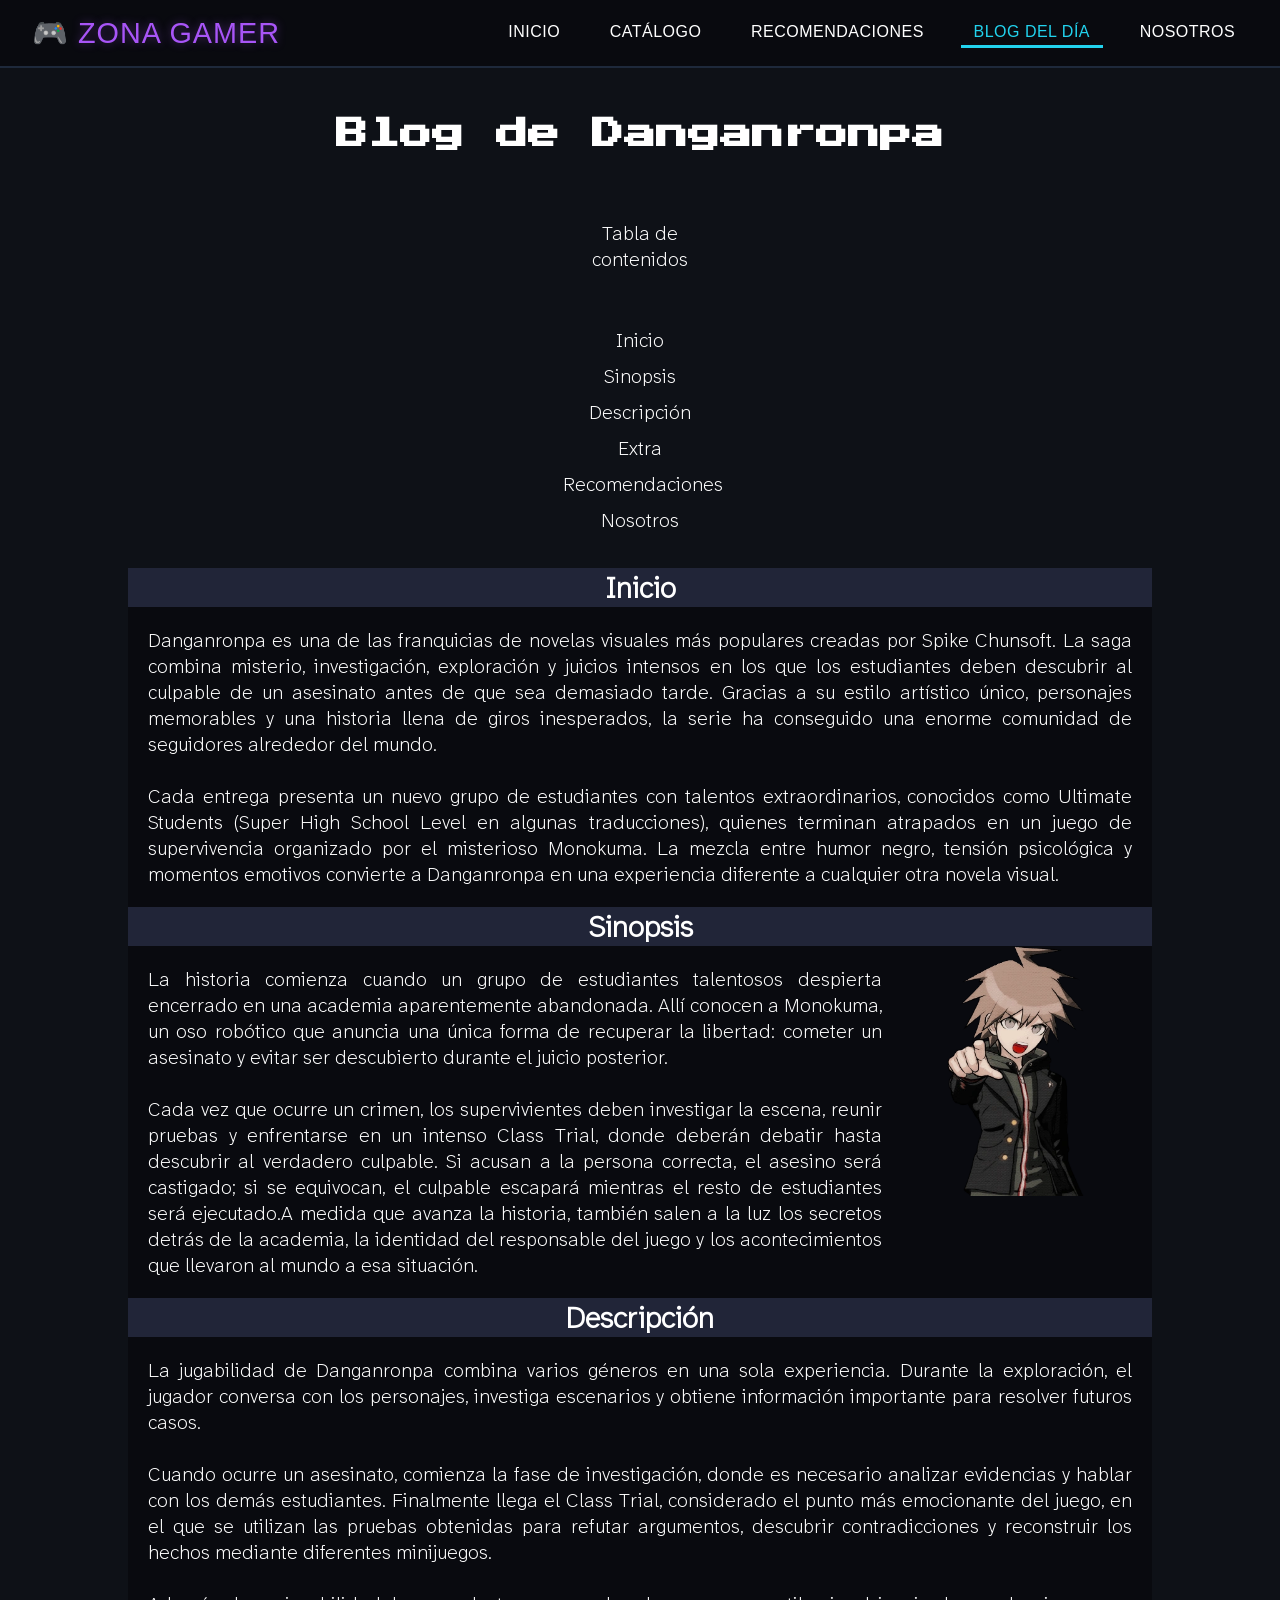
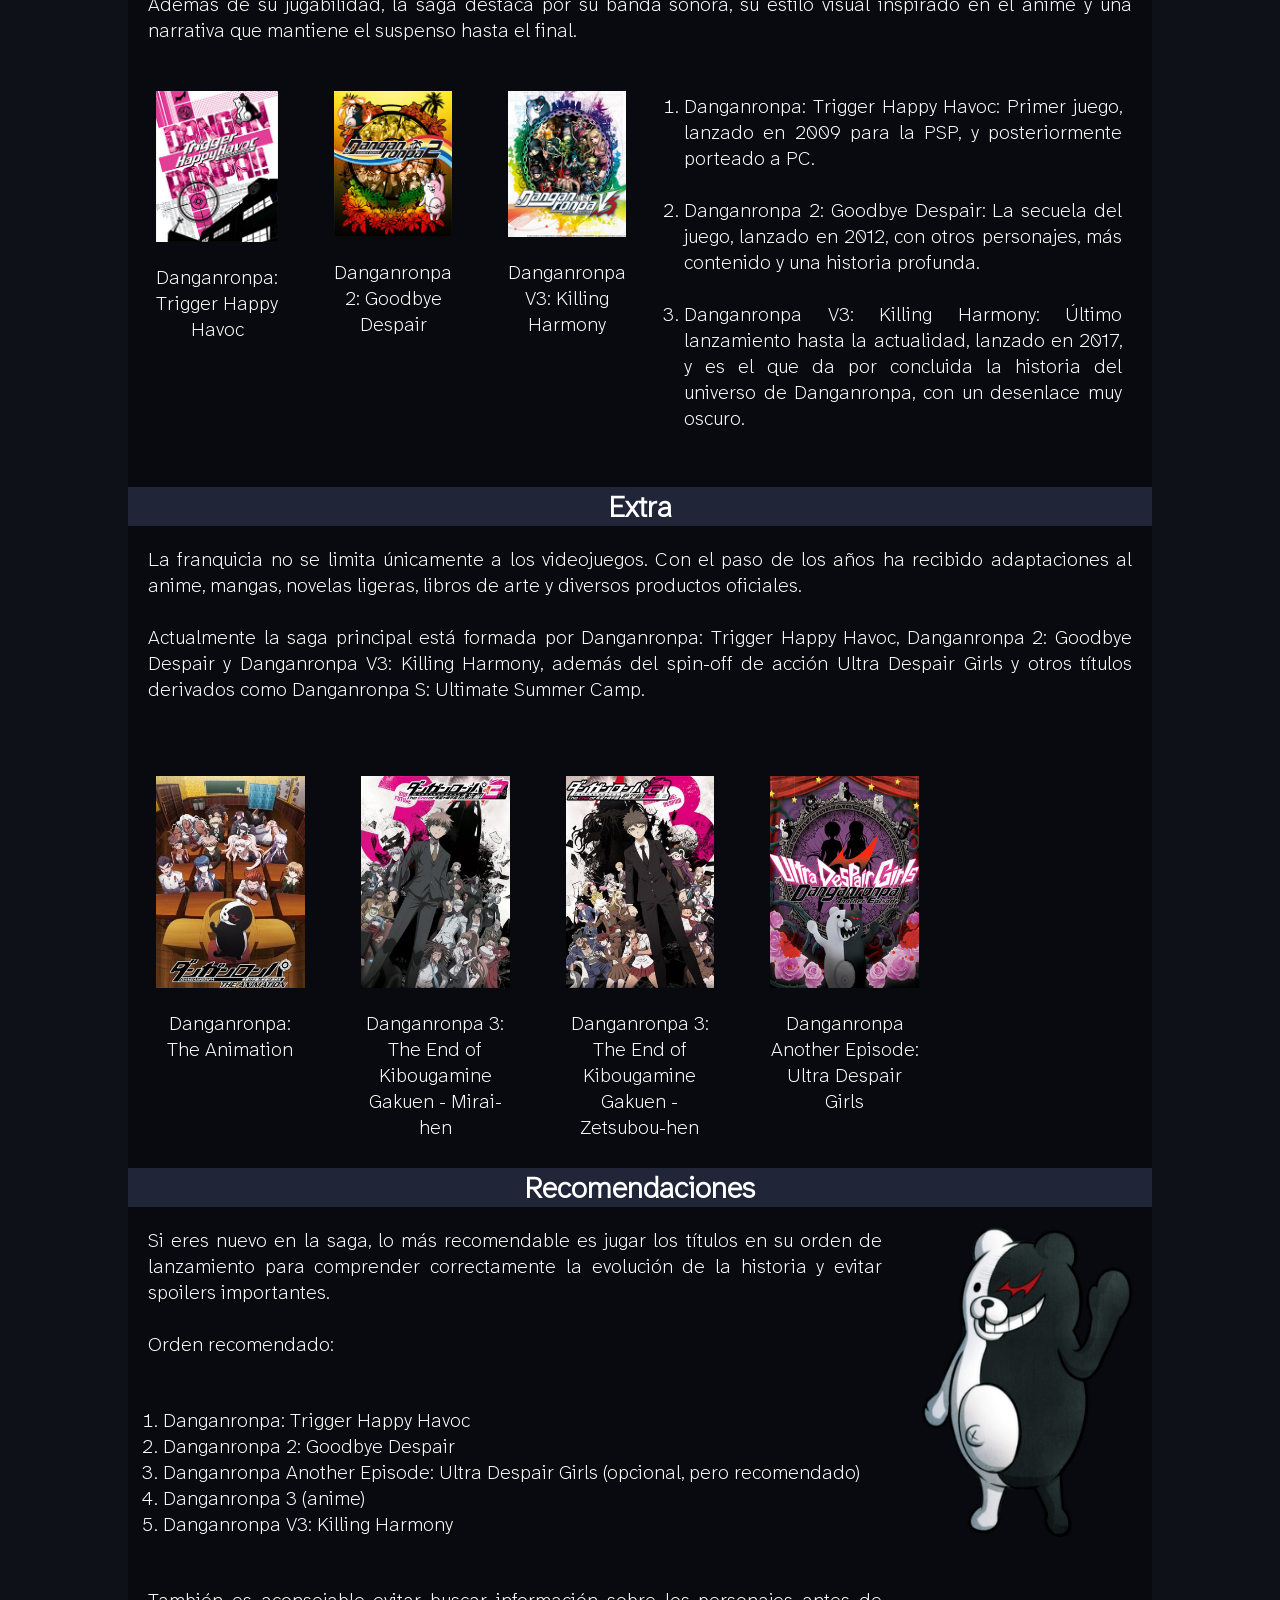
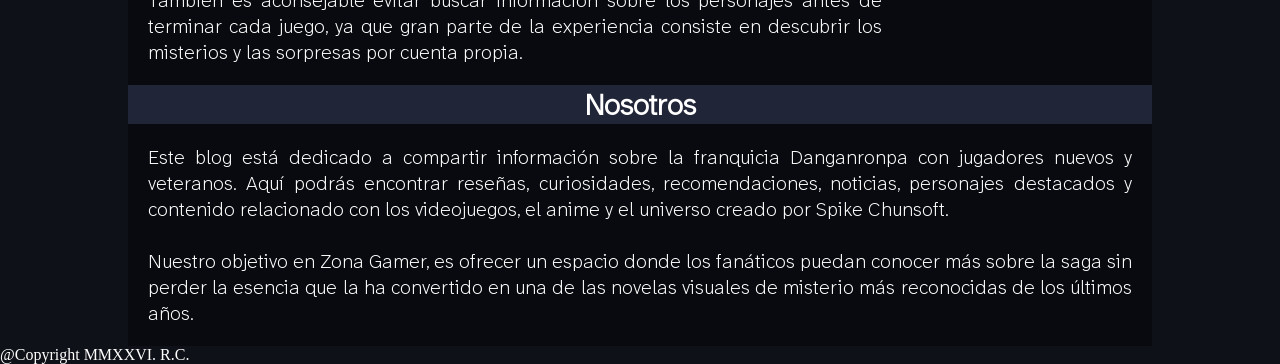
<file: blog.html>
<!DOCTYPE html>
<html lang="en">
<head>
    <meta charset="UTF-8">
    <meta name="viewport" content="width=device-width, initial-scale=1.0">
    <title>Zona Gamer - Blog del Día</title>
    <link rel="stylesheet" href="style-blog.css">
</head>
<body>
      <header class="navbar-superior">
    <div class="logo-area">
        <span class="logo-icon">🎮</span>
        <span class="logo-text">ZONA GAMER</span>
    </div>
    <nav class="nav-links">
        <a href="inicio.html">INICIO</a>
        <a href="catalogo.html">CATÁLOGO</a>
        <a href="recomendaciones.html">RECOMENDACIONES</a>
        <a href="blog.html" class="active-link">BLOG DEL DÍA</a>
        <a href="nosotros.html">NOSOTROS</a>
    </nav>
  </header>
<h1>Blog de Danganronpa</h1>
<div class="indice">
<p>Tabla de contenidos</p>
<ol>
    <li><a href="#inicio">Inicio</li></a>
    <li><a href="#Sinopsis">Sinopsis</li></a>
    <li><a href="#Descripción">Descripción</li></a>
    <li><a href="#Extra">Extra</li></a>
    <li><a href="#Recomendaciones">Recomendaciones</li></a>
    <li><a href="#Nosotros">Nosotros</li></a>
</ol>

<!-- Primer caja contenedora -->
</div>
<div id="Inicio" class="caja">
    <h2>Inicio</h2>
    <p>Danganronpa es una de las franquicias de novelas visuales más populares creadas por Spike Chunsoft. La saga combina misterio, investigación, exploración y juicios intensos en los que los estudiantes deben descubrir al culpable de un asesinato antes de que sea demasiado tarde. Gracias a su estilo artístico único, personajes memorables y una historia llena de giros inesperados, la serie ha conseguido una enorme comunidad de seguidores alrededor del mundo.<br><br>Cada entrega presenta un nuevo grupo de estudiantes con talentos extraordinarios, conocidos como Ultimate Students (Super High School Level en algunas traducciones), quienes terminan atrapados en un juego de supervivencia organizado por el misterioso Monokuma. La mezcla entre humor negro, tensión psicológica y momentos emotivos convierte a Danganronpa en una experiencia diferente a cualquier otra novela visual.</p>
</div>
<!-- Fin de caja -->
 
<!-- Segunda caja contenedora -->
<section id="Sinopsis" class="caja">
    <h2>Sinopsis</h2>
    <div class="contenido">
    <p>La historia comienza cuando un grupo de estudiantes talentosos despierta encerrado en una academia aparentemente abandonada. Allí conocen a Monokuma, un oso robótico que anuncia una única forma de recuperar la libertad: cometer un asesinato y evitar ser descubierto durante el juicio posterior.<br><br>Cada vez que ocurre un crimen, los supervivientes deben investigar la escena, reunir pruebas y enfrentarse en un intenso Class Trial, donde deberán debatir hasta descubrir al verdadero culpable. Si acusan a la persona correcta, el asesino será castigado; si se equivocan, el culpable escapará mientras el resto de estudiantes será ejecutado.A medida que avanza la historia, también salen a la luz los secretos detrás de la academia, la identidad del responsable del juego y los acontecimientos que llevaron al mundo a esa situación.</p>
    <div>
        <img class="makoto" src="imagenes/blog/Danganronpa_1_-_Makoto_Naegi_Sprite_Sidebar.webp" title="Don't lose hope now! - Makoto Naegi">
    </div>
</div>
</section>
<!-- Tercera caja contenedora -->
<div id="Descripción" class="caja">
    <h2>Descripción</h2>
    <p>La jugabilidad de Danganronpa combina varios géneros en una sola experiencia. Durante la exploración, el jugador conversa con los personajes, investiga escenarios y obtiene información importante para resolver futuros casos. <br><br>Cuando ocurre un asesinato, comienza la fase de investigación, donde es necesario analizar evidencias y hablar con los demás estudiantes. Finalmente llega el Class Trial, considerado el punto más emocionante del juego, en el que se utilizan las pruebas obtenidas para refutar argumentos, descubrir contradicciones y reconstruir los hechos mediante diferentes minijuegos.<br><br>Además de su jugabilidad, la saga destaca por su banda sonora, su estilo visual inspirado en el anime y una narrativa que mantiene el suspenso hasta el final.</p>
    <div id="imagenes">
    <div class="imagenes"><a href="https://store.steampowered.com/app/413410/Danganronpa_Trigger_Happy_Havoc/"><img src="imagenes/blog/DR1.jpg" alt=""></a><a href="https://store.steampowered.com/app/413410/Danganronpa_Trigger_Happy_Havoc/">Danganronpa: Trigger Happy Havoc</a></div>
    <div class="imagenes"><a href="https://store.steampowered.com/app/413420/Danganronpa_2_Goodbye_Despair/"><img src="imagenes/blog/SDR2.jpg" alt=""></a><a href="https://store.steampowered.com/app/413420/Danganronpa_2_Goodbye_Despair/">Danganronpa 2: Goodbye Despair</a></div>
    <div class="imagenes"><a href="https://store.steampowered.com/app/567640/Danganronpa_V3_Killing_Harmony/"><img src="imagenes/blog/DRV3.png" alt=""></a><a href="https://store.steampowered.com/app/567640/Danganronpa_V3_Killing_Harmony/">Danganronpa V3: Killing Harmony</a></div>
    <ol>
    <li>Danganronpa: Trigger Happy Havoc: Primer juego, lanzado en 2009 para la PSP, y posteriormente porteado a PC.</li><br>
    <li>Danganronpa 2: Goodbye Despair: La secuela del juego, lanzado en 2012, con otros personajes, más contenido y una historia profunda.</li><br>
    <li>Danganronpa V3: Killing Harmony: Último lanzamiento hasta la actualidad, lanzado en 2017, y es el que da por concluida la historia del universo de Danganronpa, con un desenlace muy oscuro.</li><br></ol>
</div>
</div>
<!-- Fin de caja -->

<!-- Cuarta caja contenedora -->
<div id="Extra" class="caja">
    <h2>Extra</h2>
       <p>La franquicia no se limita únicamente a los videojuegos. Con el paso de los años ha recibido adaptaciones al anime, mangas, novelas ligeras, libros de arte y diversos productos oficiales.<br><br>Actualmente la saga principal está formada por Danganronpa: Trigger Happy Havoc, Danganronpa 2: Goodbye Despair y Danganronpa V3: Killing Harmony, además del spin-off de acción Ultra Despair Girls y otros títulos derivados como Danganronpa S: Ultimate Summer Camp.<br><br>
        <div id="imagenes">
        <div class="imagenes"><a href="https://www.crunchyroll.com/es/series/GR75N43MY/danganronpa-the-animation"><img src="imagenes/blog/1063.jpg" alt=""></a>
        <a href="https://www.crunchyroll.com/es/series/GR75N43MY/danganronpa-the-animation">Danganronpa: The Animation</a></div>
        <div class="imagenes"><a href="https://jkanime.net/danganronpa-3-the-end-of-kibougamine-gakuen-mirai-hen/"><img src="imagenes/blog/2518.jpg" alt=""></a>
        <a href="https://jkanime.net/danganronpa-3-the-end-of-kibougamine-gakuen-mirai-hen/">Danganronpa 3: The End of Kibougamine Gakuen - Mirai-hen</a></div>
        <div class="imagenes"><a href="https://jkanime.net/danganronpa-3-the-end-of-kibougamine-gakuen-zetsubou-hen/"><img src="imagenes/blog/2523.jpg" alt=""></a>
        <a href="https://jkanime.net/danganronpa-3-the-end-of-kibougamine-gakuen-zetsubou-hen/">Danganronpa 3: The End of Kibougamine Gakuen - Zetsubou-hen</a></div>
        <div class="imagenes"><a href="https://store.steampowered.com/app/555950/Danganronpa_Another_Episode_Ultra_Despair_Girls/"><img src="imagenes/blog/Danganronpa_AnotherEpisode_Cover.jpg" alt=""></a>
        <a href="https://store.steampowered.com/app/555950/Danganronpa_Another_Episode_Ultra_Despair_Girls/">Danganronpa Another Episode: Ultra Despair Girls</a></div>
        </div>
</div>
<!-- Fin de caja -->

<!-- Quinta caja contenedora -->
<div id="Recomendaciones" class="caja">
    <h2>Recomendaciones</h2>
        <div class="contenido2">
        <div>
        <p>Si eres nuevo en la saga, lo más recomendable es jugar los títulos en su orden de lanzamiento para comprender correctamente la evolución de la historia y evitar spoilers importantes.<br><br>Orden recomendado:</p>
        <ol>
            <li>Danganronpa: Trigger Happy Havoc</li>
            <li>Danganronpa 2: Goodbye Despair</li>
            <li>Danganronpa Another Episode: Ultra Despair Girls (opcional, pero recomendado)</li>
            <li>Danganronpa 3 (anime)</li>
            <li>Danganronpa V3: Killing Harmony</li>
        </ol>
        <p>También es aconsejable evitar buscar información sobre los personajes antes de terminar cada juego, ya que gran parte de la experiencia consiste en descubrir los misterios y las sorpresas por cuenta propia.</p>
        </div>
             <img class="monokuma" src="imagenes/blog/Monokuma.png" alt="">
        </div>
</section>
</div>
<!-- Fin de caja -->

<!-- Sexta caja contenedora -->
<div id="Nosotros" class="caja">
    <h2>Nosotros</h2>
    <p>Este blog está dedicado a compartir información sobre la franquicia Danganronpa con jugadores nuevos y veteranos. Aquí podrás encontrar reseñas, curiosidades, recomendaciones, noticias, personajes destacados y contenido relacionado con los videojuegos, el anime y el universo creado por Spike Chunsoft. <br><br>

    Nuestro objetivo en Zona Gamer, es ofrecer un espacio donde los fanáticos puedan conocer más sobre la saga sin perder la esencia que la ha convertido en una de las novelas visuales de misterio más reconocidas de los últimos años.</p>
</div>
<!-- Fin de caja -->    

<footer>
    @Copyright MMXXVI. R.C.
</footer>
</body>
</html>
</file>
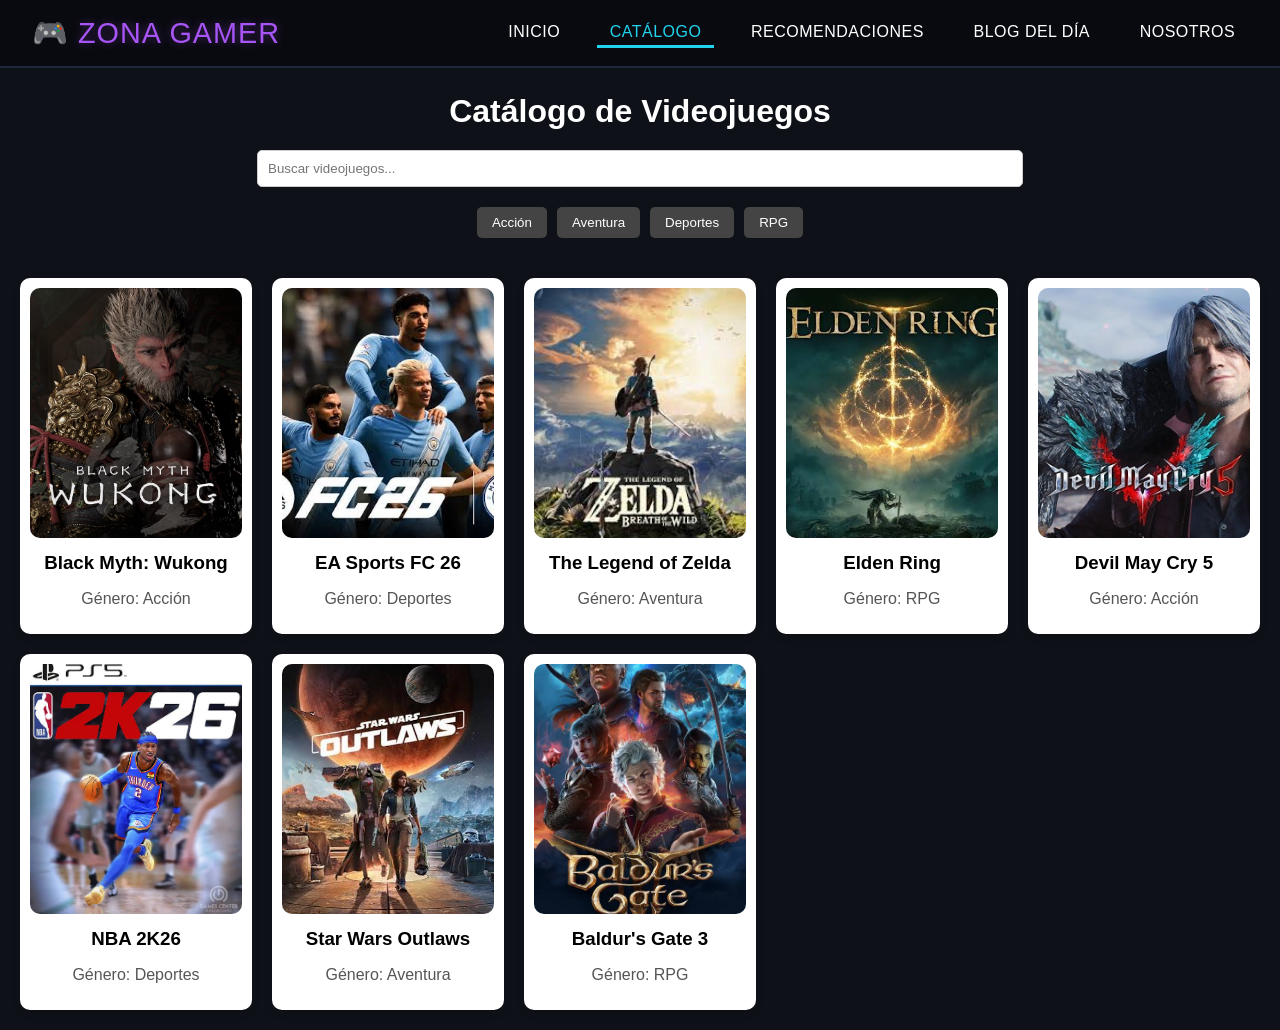
<file: catalogo.html>
<!DOCTYPE html>
<html lang="es">
<head>
    <meta charset="UTF-8">
    <title>Catálogo de Videojuegos</title>
    <link rel="stylesheet" href="style-catalogo.css">
</head>
<body>

  <header class="navbar-superior">
    <div class="logo-area">
        <span class="logo-icon">🎮</span>
        <span class="logo-text">ZONA GAMER</span>
    </div>
    <nav class="nav-links">
        <a href="inicio.html">INICIO</a>
        <a href="catalogo.html" class='active-link'>CATÁLOGO</a>
        <a href="recomendaciones.html">RECOMENDACIONES</a>
        <a href="blog.html">BLOG DEL DÍA</a>
        <a href="nosotros.html">NOSOTROS</a>
    </nav>
  </header>

<h1 class="titulo-catalogo">Catálogo de Videojuegos</h1>

<div class="buscador">
    <input type="text" placeholder="Buscar videojuegos...">
</div>

<div class="filtros">
    <button>Acción</button>
    <button>Aventura</button>
    <button>Deportes</button>
    <button>RPG</button>
</div>

<div class="catalogo">

    <div class="juego">
        <img src="imagenes/catalogo/imagen1.jpg" alt="Black Myth: Wukong">
        <h3>Black Myth: Wukong</h3>
        <p>Género: Acción</p>
    </div>

    <div class="juego">
        <img src="imagenes/catalogo/imagen2.jfif" alt="EA Sports FC 26">
        <h3>EA Sports FC 26</h3>
        <p>Género: Deportes</p>
    </div>

    <div class="juego">
        <img src="imagenes/catalogo/imagen3.jfif" alt="The Legend of Zelda">
        <h3>The Legend of Zelda</h3>
        <p>Género: Aventura</p>
    </div>

    <div class="juego">
        <img src="imagenes/catalogo/imagen4.jfif" alt="Elden Ring">
        <h3>Elden Ring</h3>
        <p>Género: RPG</p>
    </div>

    <div class="juego">
        <img src="imagenes/catalogo/imagen5.jpg" alt="Devil May Cry 5">
        <h3>Devil May Cry 5</h3>
        <p>Género: Acción</p>
    </div>

     <div class="juego">
        <img src="imagenes/catalogo/imagen6.jfif" alt="NBA 2K26">
        <h3>NBA 2K26</h3>
        <p>Género: Deportes</p>
    </div>

     <div class="juego">
        <img src="imagenes/catalogo/imagen7.jfif" alt="Star Wars Outlaws">
        <h3>Star Wars Outlaws</h3>
        <p>Género: Aventura</p>
    </div>

     <div class="juego">
        <img src="imagenes/catalogo/imagen8.jfif" alt="Baldur's Gate 3">
        <h3>Baldur's Gate 3</h3>
        <p>Género: RPG</p>
    </div>

</div>

</body>
</html>
</file>
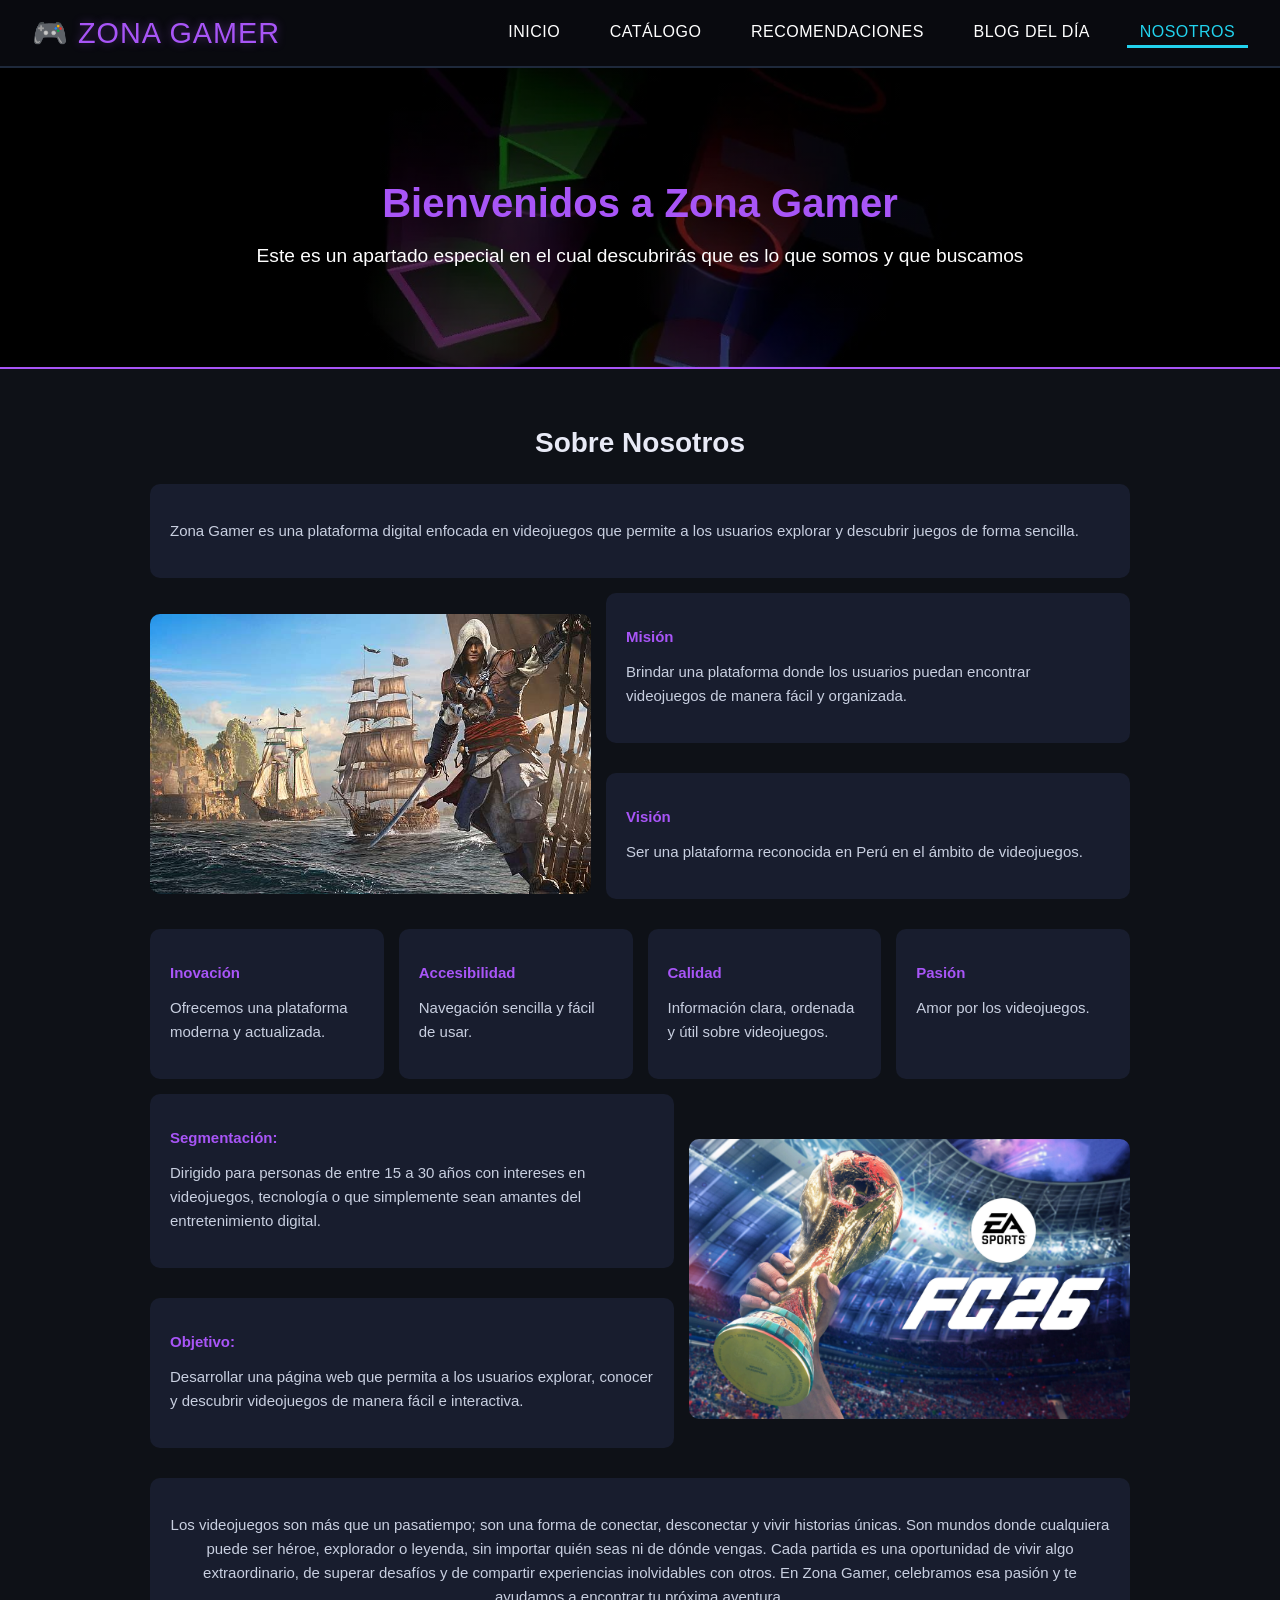
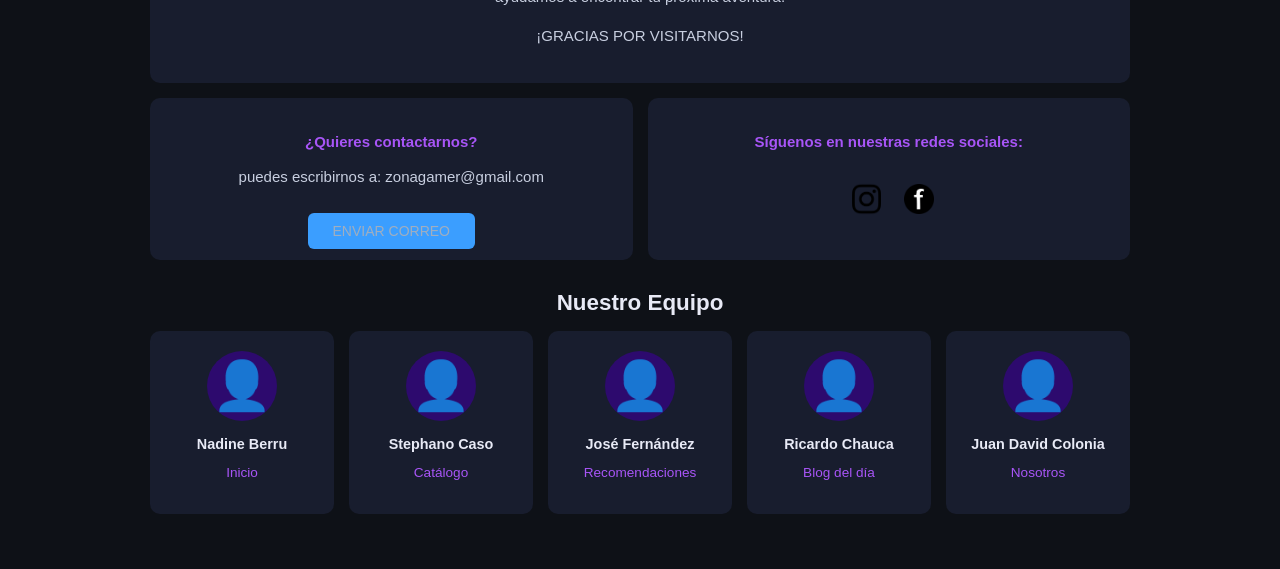
<file: nosotros.html>
<!DOCTYPE html>
<html lang="es">
<head>
    <meta charset="UTF-8">
    <meta name="viewport" content="width=device-width, initial-scale=1.0">
    <title>Zona Gamer - Nosotros</title>
    <link rel="stylesheet" href="style-nosotros.css">
</head>
<body>

  <!-- NAVEGACION -->
  <header class="navbar-superior">
    <div class="logo-area">
        <span class="logo-icon">🎮</span>
        <span class="logo-text">ZONA GAMER</span>
    </div>
    <nav class="nav-links">
        <a href="inicio.html">INICIO</a>
        <a href="catalogo.html">CATÁLOGO</a>
        <a href="recomendaciones.html">RECOMENDACIONES</a>
        <a href="blog.html">BLOG DEL DÍA</a>
        <a href="nosotros.html" class="active-link">NOSOTROS</a>
    </nav>
  </header>

  <!-- BANNER -->
  <div class="banner">
    <h2>Bienvenidos a Zona Gamer</h2>
    <p>Este es un apartado especial en el cual descubrirás que es lo que somos y que buscamos</p>
  </div>

  <!-- CONTENIDO PRINCIPAL -->
  <main>

    <h1>Sobre Nosotros</h1>

    <!-- DESCRIPCION -->
    <div class="caja">
      <p>Zona Gamer es una plataforma digital enfocada en videojuegos que permite a los usuarios explorar y descubrir juegos de forma sencilla.</p>
    </div>

    <!-- IMAGEN 1 + MISION Y VISION -->
    <div class="seccion-imagen">
      <img src="imagenes/nosotros/NOSOTROS IMAGEN.jpg" alt="Videojuego" class="imagen-seccion">
      <div class="cajas-lado">
        <div class="caja">
          <h3>Misión</h3>
          <p>Brindar una plataforma donde los usuarios puedan encontrar videojuegos de manera fácil y organizada.</p>
        </div>
        <div class="caja">
          <h3>Visión</h3>
          <p>Ser una plataforma reconocida en Perú en el ámbito de videojuegos.</p>
        </div>
      </div>
    </div>

    <!-- VALORES -->
    <div class="fila-4">
      <div class="caja">
        <h3>Inovación</h3>
        <p>Ofrecemos una plataforma moderna y actualizada.</p>
      </div>
      <div class="caja">
        <h3>Accesibilidad</h3>
        <p>Navegación sencilla y fácil de usar.</p>
      </div>
      <div class="caja">
        <h3>Calidad</h3>
        <p>Información clara, ordenada y útil sobre videojuegos.</p>
      </div>
      <div class="caja">
        <h3>Pasión</h3>
        <p>Amor por los videojuegos.</p>
      </div>
    </div>

    <!-- SEGMENTACION Y OBJETIVO + IMAGEN 2 -->
    <div class="seccion-imagen">
      <div class="cajas-lado">
        <div class="caja">
          <h3>Segmentación:</h3>
          <p>Dirigido para personas de entre 15 a 30 años con intereses en videojuegos, tecnología o que simplemente sean amantes del entretenimiento digital.</p>
        </div>
        <div class="caja">
          <h3>Objetivo:</h3>
          <p>Desarrollar una página web que permita a los usuarios explorar, conocer y descubrir videojuegos de manera fácil e interactiva.</p>
        </div>
      </div>
      <img src="imagenes/nosotros/NOSOTROS IMAGEN2.jpg" alt="Videojuego" class="imagen-seccion">
    </div>

    <!-- MENSAJE FINAL -->
    <div class="caja texto-centro">
      <p>Los videojuegos son más que un pasatiempo; son una forma de conectar, desconectar y vivir historias únicas. Son mundos donde cualquiera puede ser héroe, explorador o leyenda, sin importar quién seas ni de dónde vengas. Cada partida es una oportunidad de vivir algo extraordinario, de superar desafíos y de compartir experiencias inolvidables con otros. En Zona Gamer, celebramos esa pasión y te ayudamos a encontrar tu próxima aventura.</p>
      <p>¡GRACIAS POR VISITARNOS!</p>
    </div>

    <!-- CONTACTO Y REDES -->
    <div class="fila-2">
      <div class="caja texto-centro">
        <h3>¿Quieres contactarnos?</h3>
        <p>puedes escribirnos a: zonagamer@gmail.com</p>
        <br>
        <a href="mailto:zonagamer@gmail.com" class="boton">ENVIAR CORREO</a>
      </div>
      <div class="caja texto-centro">
        <h3>Síguenos en nuestras redes sociales:</h3>
        <br>
        <div class="redes-iconos">
          <a href="#"><img src="imagenes/nosotros/instagram.png" alt="Instagram" class="icono-red"></a>
          <a href="#"><img src="imagenes/nosotros/facebook.png" alt="Facebook" class="icono-red" style="width: 30px; height: 30px;"></a>

        </div>
      </div>
    </div>

    <!-- EQUIPO -->
    <h2 class="titulo-equipo">Nuestro Equipo</h2>
    <div class="fila-equipo">
      <div class="caja-avatar">
        <div class="avatar">👤</div>
        <h3>Nadine Berru</h3>
        <p>Inicio</p>
      </div>
      <div class="caja-avatar">
        <div class="avatar">👤</div>
        <h3>Stephano Caso</h3>
        <p>Catálogo</p>
      </div>
      <div class="caja-avatar">
        <div class="avatar">👤</div>
        <h3>José Fernández</h3>
        <p>Recomendaciones</p>
      </div>
      <div class="caja-avatar">
        <div class="avatar">👤</div>
        <h3>Ricardo Chauca</h3>
        <p>Blog del día</p>
      </div>
      <div class="caja-avatar">
        <div class="avatar">👤</div>
        <h3>Juan David Colonia</h3>
        <p>Nosotros</p>
      </div>
    </div>

  </main>

</body>
</html>
</file>
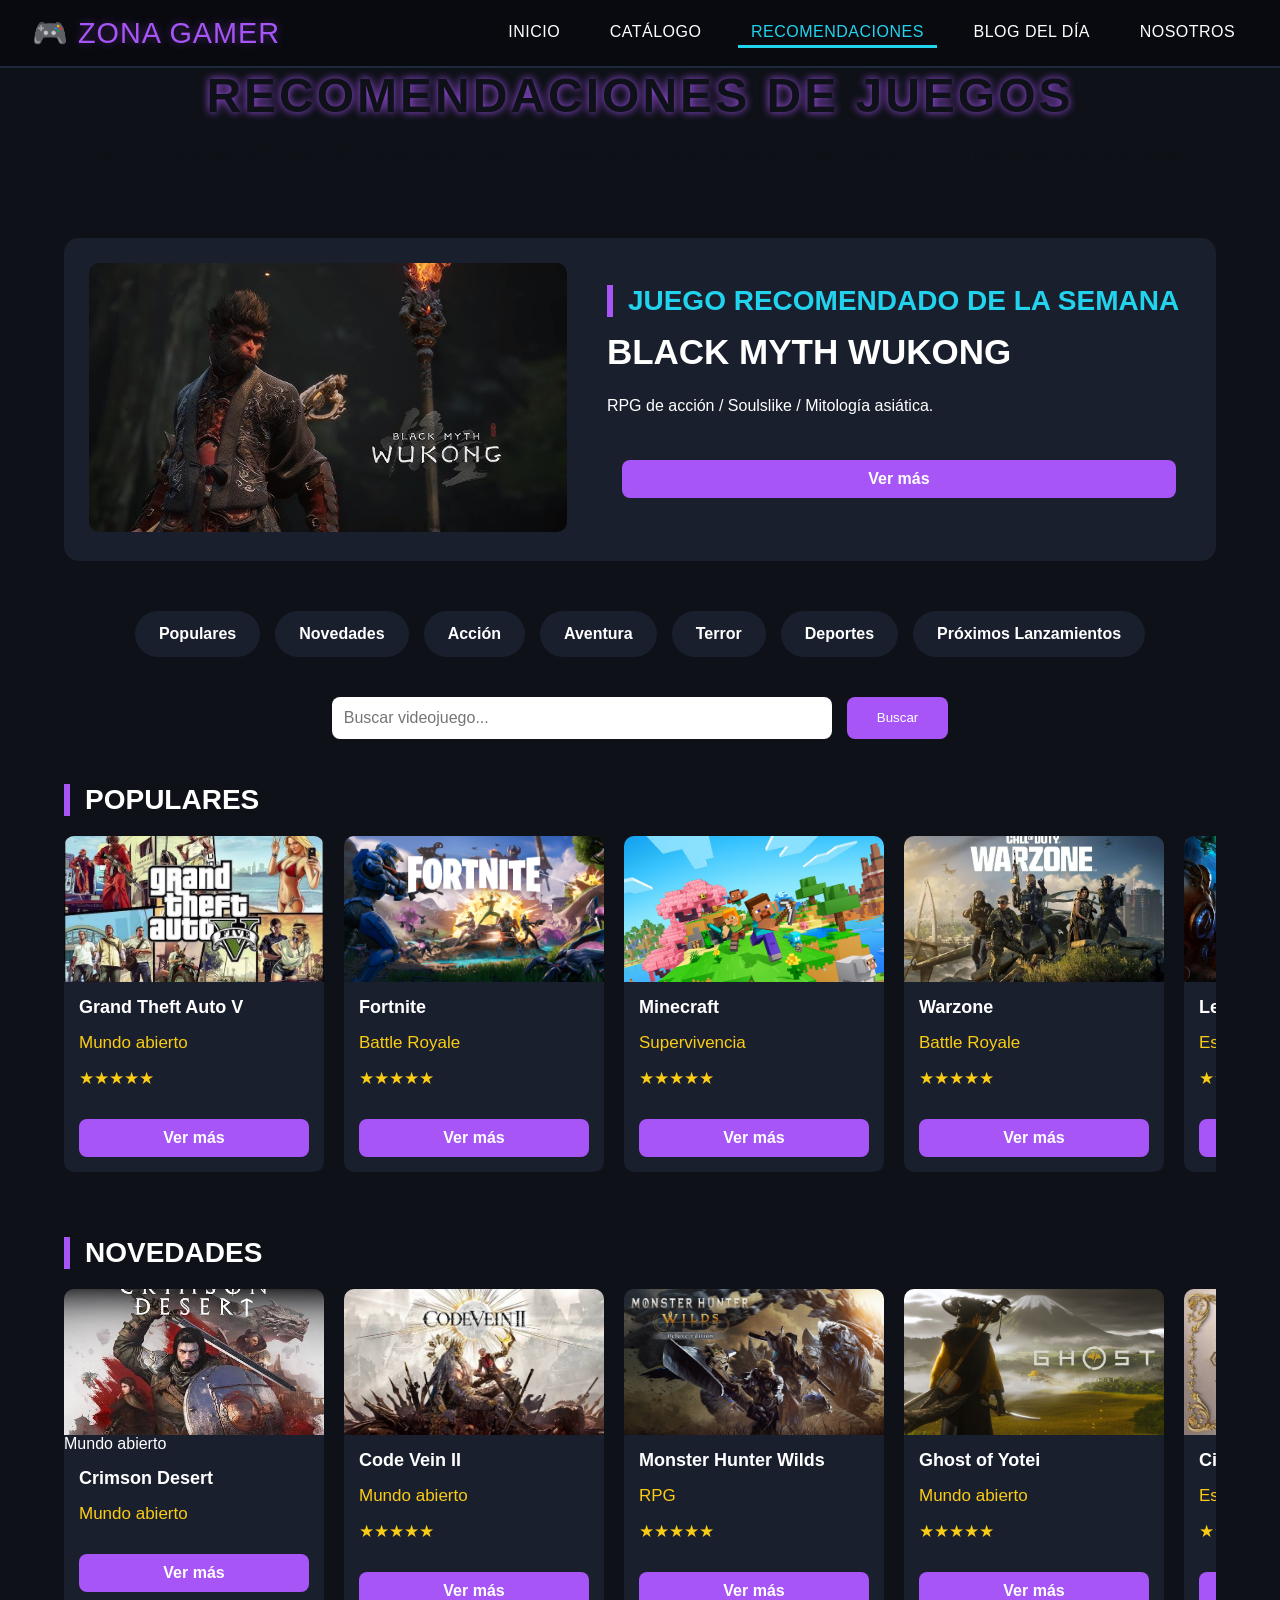
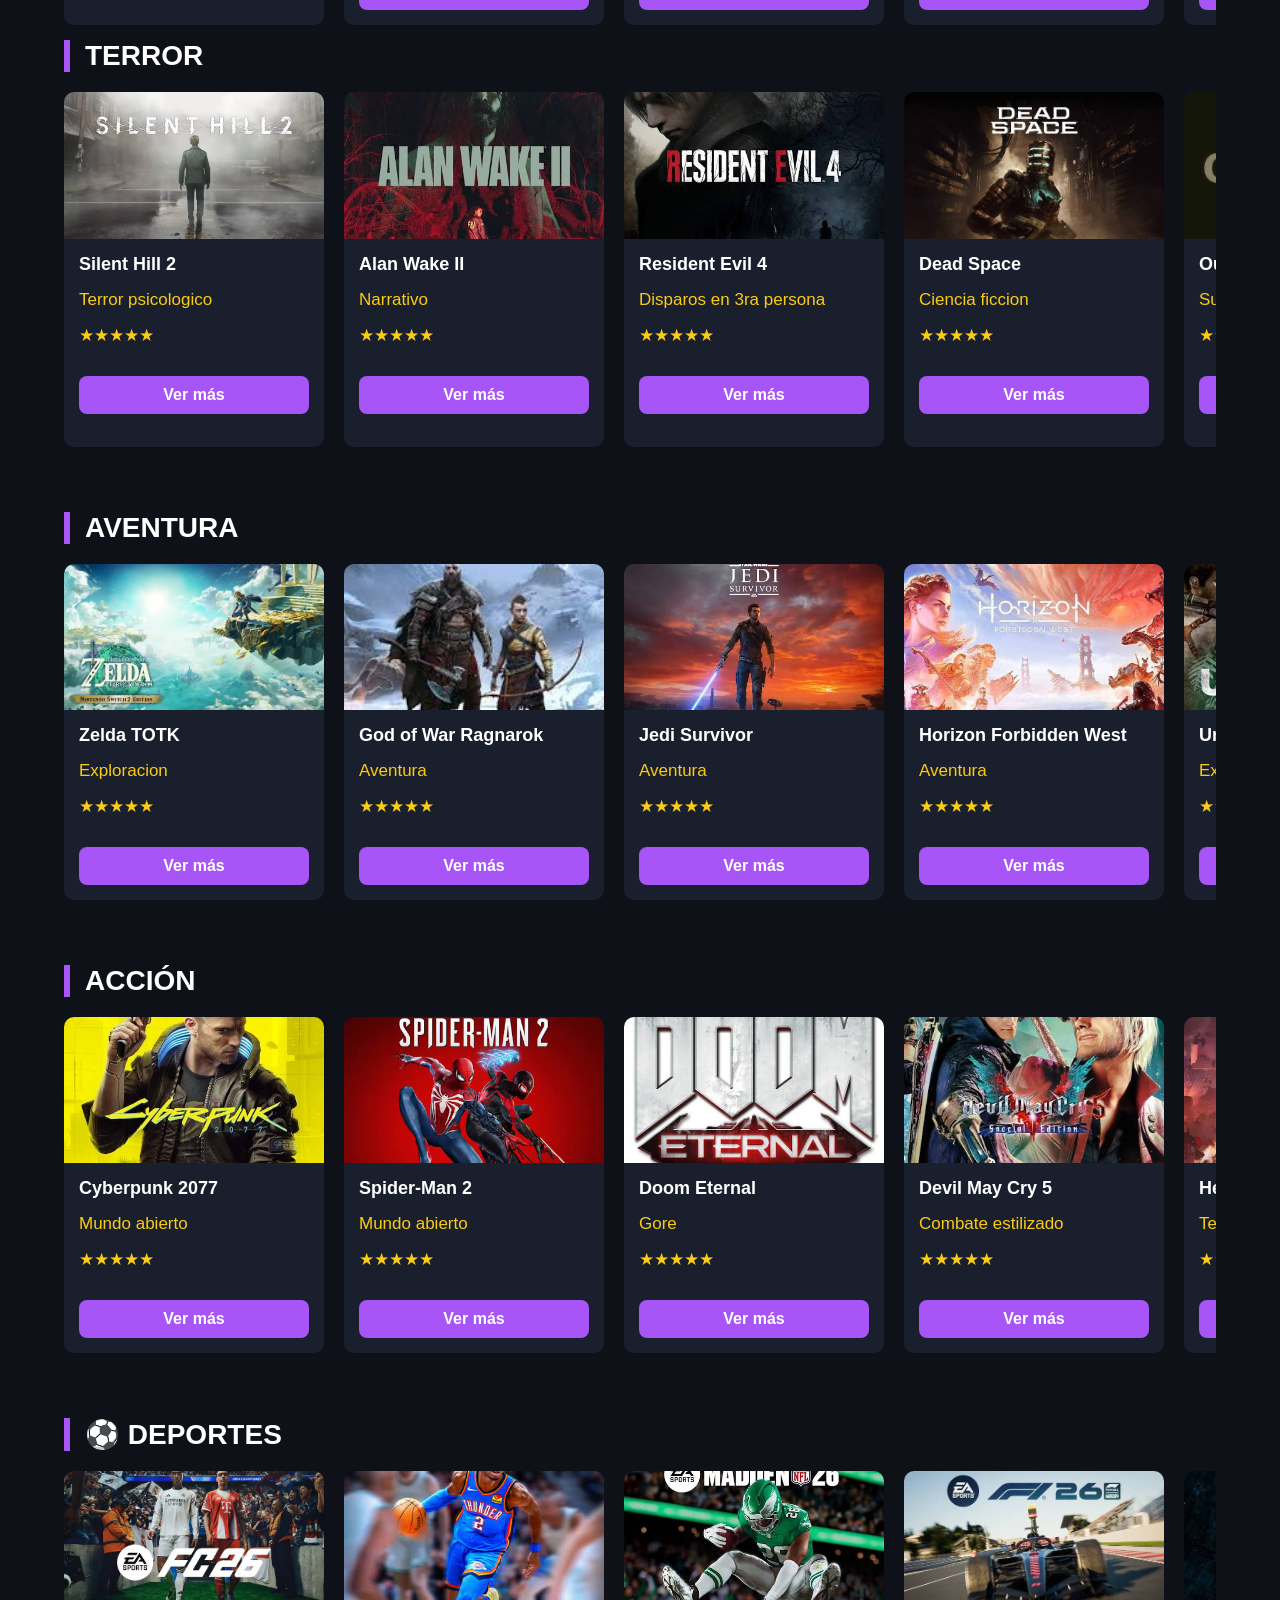
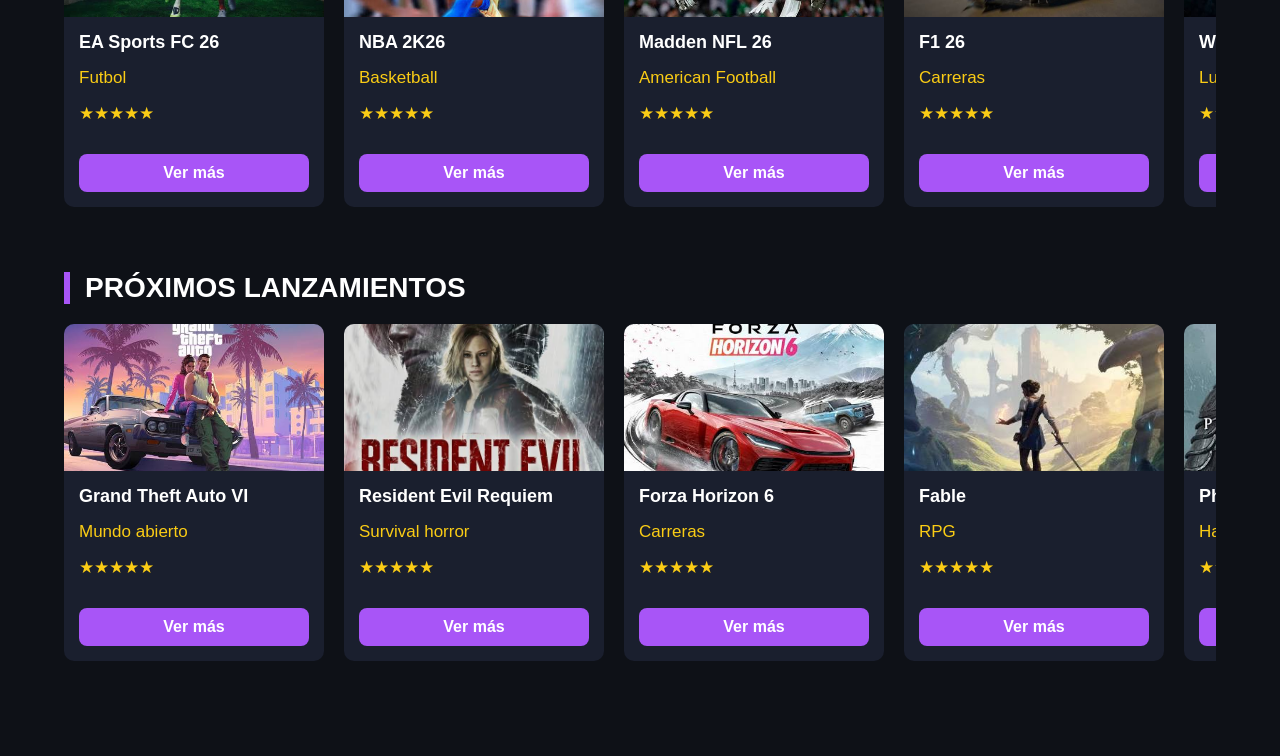
<file: recomendaciones.html>
<!DOCTYPE html>
<html lang="es">

<head>
    <meta charset="UTF-8">
    <title>Recomendaciones</title>
    <link rel="stylesheet" href="style-recomendaciones.css">
</head>

<body>

      <header class="navbar-superior">
    <div class="logo-area">
        <span class="logo-icon">🎮</span>
        <span class="logo-text">ZONA GAMER</span>
    </div>
    <nav class="nav-links">
        <a href="inicio.html">INICIO</a>
        <a href="catalogo.html">CATÁLOGO</a>
        <a href="recomendaciones.html"class='active-link'>RECOMENDACIONES</a>
        <a href="blog.html">BLOG DEL DÍA</a>
        <a href="nosotros.html">NOSOTROS</a>
    </nav>
  </header>

    <section class="titulo-principal">

    <h1>RECOMENDACIONES DE JUEGOS</h1>

    <p>
        Descubre los videojuegos más populares, las últimas novedades,
        próximos lanzamientos y las mejores recomendaciones para cada género.
    </p>

</section>

    <main>

        <section class="banner">

            <div class="banner-imagen">

                <img src="imagenes/recomendaciones/wukong.jpg" alt="Black Myth Wukong">

            </div>

            <div class="banner-texto">

                <h2> JUEGO RECOMENDADO DE LA SEMANA</h2>

                <h3>BLACK MYTH WUKONG</h3>

                <p>

                    RPG de acción / Soulslike / Mitología asiática.

                </p>

                <details>

                    <summary class="boton-juego">Ver más</summary>

                    <p class="descripcion">

                       Black Myth: Wukong es un RPG de acción basado en la mitología china y en Viaje al Oeste, una de las cuatro grandes novelas clásicas de la literatura china.

Emprenderás una travesía como el Predestinado, que estará llena de maravillas y desafíos, para descubrir la verdad oculta bajo el velo de una gloriosa leyenda del pasado.

Como el Predestinado, a lo largo de tu travesía te toparás con rivales dignos y enemigos poderosos. Enfréntalos en batallas épicas donde rendirse no será una opción.

Además de dominar diferentes técnicas con el bastón, también podrás combinar libremente diferentes hechizos, habilidades, armas y equipamiento para encontrar una estrategia ganadora que se adapte a tu estilo de combate. 



                    </p>

                </details>
            </div>

        </section>
        <div class="menu-categorias">

    <a href="#populares"> Populares</a>

    <a href="#novedades"> Novedades</a>

    <a href="#accion"> Acción</a>

    <a href="#aventura"> Aventura</a>

    <a href="#terror"> Terror</a>

    <a href="#deportes"> Deportes</a>

    <a href="#lanzamientos"> Próximos Lanzamientos</a>

</div>


        <section class="busqueda">

            <input type="text" placeholder="Buscar videojuego...">

            <button>Buscar</button>

        </section>



        <section id="populares">

            <h2> POPULARES</h2>

            <div class="contenedor-juegos">

                <div class="juego">

                    <img src="imagenes/recomendaciones/GtaV.jpeg">

                    <h3>Grand Theft Auto V</h3>
                    <p> Mundo abierto</p>

                    <p>★★★★★</p>
                    <details>

                        <summary class="boton-juego">Ver más</summary>

                        <p class="descripcion">

                            Grand Theft Auto V es un videojuego de acción y mundo abierto desarrollado por Rockstar
                            Games. Explora Los Santos, completa misiones y disfruta de un enorme mapa lleno de
                            actividades.

                        </p>

                    </details>

                </div>

                <div class="juego">

                    <img src="imagenes/recomendaciones/fortnite.jpg">

                    <h3>Fortnite</h3>
                    <p>Battle Royale</p>

                    <p>★★★★★</p>
                    <details>

                        <summary class="boton-juego">Ver más</summary>

                        <p class="descripcion">

                            Fortnite es un videojuego del género battle royale desarrollado por Epic Games. En este modo de juego, un gran número de jugadores compiten hasta que solo queda uno. El objetivo es ser el último jugador en pie mientras se reduce el área de juego.

                        </p>

                    </details>
                </div>

                <div class="juego">

                    <img src="imagenes/recomendaciones/minecraft.jpg">

                    <h3>Minecraft</h3>
                    <p>Supervivencia</p>

                    <p>★★★★★</p>
                    <details>

                        <summary class="boton-juego">Ver más</summary>

                        <p class="descripcion">

                            Un universo infinito de bloques donde tu única limitación es tu imaginación; sobrevive a las criaturas de la noche o construye castillos colosales en su modo creativo.

                        </p>

                    </details>

                </div>

                <div class="juego">

                    <img src="imagenes/recomendaciones/warzone.jpeg">

                    <h3>Warzone</h3>
                    <p>Battle Royale</p>
                    <p>★★★★★</p>
                    <details>

                        <summary class="boton-juego">Ver más</summary>

                        <p class="descripcion">

                            Warzone es un videojuego del género battle royale desarrollado por Activision. En este modo de juego, un gran número de jugadores compiten hasta que solo queda uno. El objetivo es ser el último jugador en pie mientras se reduce el área de juego.

                        </p>

                    </details>

                </div>

                <div class="juego">

                    <img src="imagenes/recomendaciones/league of legends.jpg">

                    <h3>League of Legends</h3>
                    <p>Estrategia</p>
                    <p>★★★★★</p>
                    <details>

                        <summary class="boton-juego">Ver más</summary>

                        <p class="descripcion">

                            El juego de estrategia competitivo más famoso del mundo, donde dos equipos de cinco campeones se enfrentan para destruir la base enemiga en intensas batallas.

                        </p>

                    </details>
                </div>

                <div class="juego">

                    <img src="imagenes/recomendaciones/eldenring.jpeg">

                    <h3>Elden Ring</h3>
                    <p>Mundo abierto</p>
                    <p>★★★★★</p>
                    <details>

                        <summary class="boton-juego">Ver más</summary>

                        <p class="descripcion">

                            Un imponente RPG de acción en un mundo de fantasía oscura diseñado junto a George R.R. Martin, famoso por su exploración libre y sus jefes brutalmente desafiantes.
                    </details>

                </div>

                <div class="juego">

                    <img src="imagenes/recomendaciones/roblox.jpeg">

                    <h3>Roblox</h3>
                    <p>Crear y jugar</p>
                    <p>★★★★★</p>
                    <details>

                        <summary class="boton-juego">Ver más</summary>

                        <p class="descripcion">

                            Más que un juego, una plataforma social masiva donde puedes jugar a miles de mundos creados por la comunidad o diseñar tus propias experiencias pixeladas con amigos.

                        </p>

                    </details>

                </div>

                <div class="juego">

                    <img src="imagenes/recomendaciones/valorant.jpg">

                    <h3>Valorant</h3>
                    <p>Battle Royale</p>
                    <p>★★★★★</p>
                    <details>

                        <summary class="boton-juego">Ver más</summary>

                        <p class="descripcion">

                           Un shooter táctico en primera persona que combina el manejo preciso de armas reales con las habilidades mágicas y tecnológicas de personajes únicos llamados Agentes.

                        </p>

                    </details>

                </div>

                <div class="juego">

                    <img src="imagenes/recomendaciones/counterstrike.jpg">

                    <h3>Counter Strike 2</h3>
                    <p>Disparos tácticos</p>
                    <p>★★★★★</p>
                    <details>

                        <summary class="boton-juego">Ver más</summary>

                        <p class="descripcion">

                            La evolución del shooter táctico definitivo por equipos; una experiencia competitiva de precisión quirúrgica donde policías y terroristas se juegan la vida en cada ronda.
                        </p>

                    </details>
                </div>

                <div class="juego">

                    <img src="imagenes/recomendaciones/apexlegends.jpg">
                    <h3>Apex Legends</h3>
                    <p>Battle royale</p>
                    <p>★★★★★</p>
                    <details>

                        <summary class="boton-juego">Ver más</summary>

                        <p class="descripcion">

                           Un frenético Battle Royale de ciencia ficción donde controlas a héroes con habilidades únicas, destacando por su movilidad rápida y combates verticales en escuadrón.

                        </p>

                    </details>

                </div>

            </div>

        </section>



        <section id="novedades">

            <h2> NOVEDADES</h2>

            <div class="contenedor-juegos">

                <div class="juego">

                    <img src="imagenes/recomendaciones/crimson.jpeg">
                    Mundo abierto
                    <h3>Crimson Desert</h3>
                    <p>Mundo abierto</p>
                    <details>

                        <summary class="boton-juego">Ver más</summary>

                        <p class="descripcion">

                           Un espectacular RPG de acción y mundo abierto que te sumerge en un crudo continente medieval, lleno de mercenarios, intrigas políticas y combates brutales de alta fidelidad.

                        </p>

                    </details>
                </div>

                <div class="juego">

                    <img src="imagenes/recomendaciones/codevein.jpeg">

                    <h3>Code Vein II</h3>
                    <p>Mundo abierto</p>
                    <p>★★★★★</p>
                    <details>

                        <summary class="boton-juego">Ver más</summary>

                        <p class="descripcion">
El regreso del aclamado juego de rol y estética anime con mecánicas estilo "Souls", ofreciendo nuevas mazmorras oscuras, poderes de sangre vampíricos y feroces combates cooperativos.

                        </p>

                    </details>
                </div>

                <div class="juego">

                    <img src="imagenes/recomendaciones/monsterhunterwilds.jpg">

                    <h3>Monster Hunter Wilds</h3>
                    <p>RPG</p>
                    <p>★★★★★</p>
                    <details>

                        <summary class="boton-juego">Ver más</summary>

                        <p class="descripcion">

                            Viaja a tierras indómitas y dinámicas en esta nueva entrega donde cazas bestias colosales, utilizando el entorno cambiante a tu favor en un ecosistema vivo y peligroso.

                        </p>

                    </details>
                </div>

                <div class="juego">

                    <img src="imagenes/recomendaciones/ghost.jpg">

                    <h3>Ghost of Yotei</h3>
                    <p>Mundo abierto</p>
                    <p>★★★★★</p>
                    <details>

                        <summary class="boton-juego">Ver más</summary>

                        <p class="descripcion">

                            Una nueva y hermosa aventura samurái ambientada en el Japón feudal, que te lleva a explorar los imponentes paisajes que rodean el monte Yotei bajo una historia de venganza.

                        </p>

                    </details>
                </div>

                <div class="juego">

                    <img src="imagenes/recomendaciones/civilization vii.jpeg">

                    <h3>Civilization VII</h3>
                    <p>Estrategia</p>
                    <p>★★★★★</p>
                    <details>

                        <summary class="boton-juego">Ver más</summary>

                        <p class="descripcion">
La última entrega de la legendaria saga de estrategia por turnos, donde guías a tu propia civilización desde la Edad de Piedra hasta la era espacial conquistando la historia.

                        </p>

                    </details>
                </div>

                <div class="juego">

                    <img src="imagenes/recomendaciones/MetroidPrime4Beyond.jpg">

                    <h3>Metroid Prime 4</h3>
                    <p>Shooter</p>
                    <p>★★★★★</p>
                    <details>

                        <summary class="boton-juego">Ver más</summary>

                        <p class="descripcion">

                            El esperadísimo regreso de la cazarrecompensas Samus Aran en una aventura de acción en primera persona, explorando planetas alienígenas repletos de misterios y peligros espaciales.

                        </p>

                    </details>
                </div>

                <div class="juego">

                    <img src="imagenes/recomendaciones/kingdomcome.jpeg">

                    <h3>Kingdom Come II</h3>
                    <p>Primera persona</p>
                    <p>★★★★★</p>
                    <details>

                        <summary class="boton-juego">Ver más</summary>

                        <p class="descripcion">

                            Deliverance II: Un RPG de acción medieval hiperrealista ambientado en la Bohemia del siglo XV, donde cada decisión y cada estocada con tu espada tienen consecuencias reales e históricas.

                        </p>

                    </details>
                </div>

                <div class="juego">

                    <img src="imagenes/recomendaciones/death stranding 2.jpeg">

                    <h3>Death Stranding 2</h3>
                    <p>Exploracion</p>
                    <p>★★★★★</p>
                    <details>

                        <summary class="boton-juego">Ver más</summary>

                        <p class="descripcion">

                           On the Beach: Hideo Kojima nos sumerge de nuevo en un viaje cinematográfico y surrealista de ciencia ficción, conectando un mundo fragmentado con mecánicas de exploración totalmente renovadas.
                        </p>

                    </details>
                </div>

                <div class="juego">

                    <img src="imagenes/recomendaciones/dying light.jpg">

                    <h3>Dying Light: La Bestia</h3>
                    <p>Parkour</p>
                    <p>★★★★★</p>
                    <details>

                        <summary class="boton-juego">Ver más</summary>

                        <p class="descripcion">

                           La Bestia: Desata tu poder oculto en este frenético spin-off que combina el parkour en primera persona con combates brutales contra hordas de zombis en un nuevo mapa boscoso.

                        </p>

                    </details>
                </div>

                <div class="juego">

                    <img src="imagenes/recomendaciones/avowed.jpg">

                    <h3>Avowed</h3>
                    <p>RPG</p>
                    <p>★★★★★</p>
                    <details>

                        <summary class="boton-juego">Ver más</summary>

                        <p class="descripcion">

                           Un mágico RPG de fantasía en primera persona desarrollado por Obsidian, donde exploras las Tierras Vivas usando una combinación de espadas, escudos y poderosos hechizos elementales. 

                        </p>

                    </details>
                </div>

            </div>
<section id="terror">

                <h2> TERROR</h2>

                <div class="contenedor-juegos">

                    <div class="juego">
                        <img src="imagenes/recomendaciones/silenthill2.jpeg">
                        <h3>Silent Hill 2</h3>
                        <p>Terror psicologico</p>
                        <p>★★★★★</p>
                        <details>

                            <summary class="boton-juego">Ver más</summary>

                            <p class="descripcion">

                                Silent Hill 2 es un videojuego de terror psicológico desarrollado por Konami. Sigue a Harry Mason mientras explora un mundo misterioso y aterrador en busca de su esposa.

                            </p>

                        </details>
                    </div>

                    <div class="juego">
                        <img src="imagenes/recomendaciones/alanwake2.jpeg">
                        <h3>Alan Wake II</h3>
                        <p>Narrativo</p>
                        <p>★★★★★</p>
                        <details>

                            <summary class="boton-juego">Ver más</summary>

                            <p class="descripcion">

                                Alan Wake II es un videojuego de terror narrativo desarrollado por Remedy Entertainment. Sigue a Alan Wake mientras lucha contra fuerzas sobrenaturales en un mundo que se desmorona.

                            </p>

                        </details>
                    </div>

                    <div class="juego">
                        <img src="imagenes/recomendaciones/residentevil4.jpeg">
                        <h3>Resident Evil 4</h3>
                        <p>Disparos en 3ra persona</p>
                        <p>★★★★★</p>
                        <details>

                            <summary class="boton-juego">Ver más</summary>

                            <p class="descripcion">

                                Resident Evil 4 es un videojuego de acción y terror desarrollado por Capcom. Acompaña a Leon S. Kennedy mientras lucha contra hordas de enemigos infectados en un pueblo rural.

                            </p>

                        </details>
                    </div>

                    <div class="juego">
                        <img src="imagenes/recomendaciones/deadspace.jpeg">
                        <h3>Dead Space</h3>
                        <p>Ciencia ficcion</p>
                        <p>★★★★★</p>
                        <details>

                            <summary class="boton-juego">Ver más</summary>

                            <p class="descripcion">

                                Dead Space es un videojuego de terror y ciencia ficción desarrollado por EA Redwood Shores. Explora una nave espacial infestada de criaturas alienígenas mientras resuelves acertijos y sobrevives al horror.

                            </p>

                        </details>
                    </div>

                    <div class="juego">
                        <img src="imagenes/recomendaciones/outlast.jpeg">
                        <h3>Outlast Trials</h3>
                        <p>Supervivencia</p>
                        <p>★★★★★</p>
                        <details>

                            <summary class="boton-juego">Ver más</summary>

                            <p class="descripcion">

                                Outlast Trials es un videojuego de terror y supervivencia desarrollado por Red Barrels. Sobrevive a experimentos terroríficos en un mundo oscuro y perturbador mientras evitas a enemigos mortales.

                            </p>

                        </details>
                    </div>

                    <div class="juego">
                        <img src="imagenes/recomendaciones/alienisolation.jpeg">
                        <h3>Alien Isolation</h3>
                        <p>Sigilo</p>
                        <p>★★★★★</p>
                        <details>

                            <summary class="boton-juego">Ver más</summary>

                            <p class="descripcion">

                                Alien Isolation es un videojuego de sigilo y terror desarrollado por Creative Assembly. Explora un mundo lleno de peligros mientras te escondes de una criatura alienígena que te persigue.

                            </p>

                        </details>
                    </div>

                    <div class="juego">
                        <img src="imagenes/recomendaciones/phasmophobia.jpeg">
                        <h3>Phasmophobia</h3>
                        <p>Investigacion</p>
                        <p>★★★★★</p>
                        <details>

                            <summary class="boton-juego">Ver más</summary>

                            <p class="descripcion">

                                Phasmophobia es un videojuego de terror cooperativo desarrollado por Kinetic Games. Investiga fenómenos paranormales y trabaja en equipo para identificar espíritus mientras evitas ser atrapado por ellos.

                            </p>

                        </details>
                    </div>

                    <div class="juego">
                        <img src="imagenes/recomendaciones/amnesia.jpeg">
                        <h3>Amnesia The Bunker</h3>
                        <p>Sigilo</p>
                        <p>★★★★★</p>
                        <details>

                            <summary class="boton-juego">Ver más</summary>

                            <p class="descripcion">

                                Amnesia: The Bunker es un videojuego de terror y supervivencia desarrollado por Frictional Games. Explora un búnker oscuro y peligroso mientras resuelves acertijos y evitas a enemigos aterradores.
                            </p>

                        </details>
                    </div>

                    <div class="juego">
                        <img src="imagenes/recomendaciones/themortuary.jpeg">
                        <h3>The Mortuary Assistant</h3>
                        <p>Simulador</p>
                        <p>★★★★★</p>
                        <details>

                            <summary class="boton-juego">Ver más</summary>

                            <p class="descripcion">

                                The Mortuary Assistant es un videojuego de terror y simulación desarrollado por DarkStone Digital. Trabaja en una funeraria mientras enfrentas fenómenos paranormales y resuelves misterios oscuros.

                            </p>

                        </details>
                    </div>

                    <div class="juego">
                        <img src="imagenes/recomendaciones/signalis.jpeg">
                        <h3>Signalis</h3>
                        <p>Ciencia ficcion</p>
                        <p>★★★★★</p>
                        <<details>

                            <summary class="boton-juego">Ver más</summary>

                            <p class="descripcion">

                                Signalis es un videojuego de terror y ciencia ficción desarrollado por rose-engine. Explora un mundo post-apocalíptico mientras resuelves acertijos y enfrentas criaturas aterradoras en una historia intrigante.

                            </p>

                            </details>
                    </div>

                </div>

            </section>


<section id="aventura">

                <h2> AVENTURA</h2>

                <div class="contenedor-juegos">

                    <div class="juego">
                        <img src="imagenes/recomendaciones/zeldaTOKT.jpeg">
                        <h3>Zelda TOTK</h3>
                        <p>Exploracion</p>
                        <p>★★★★★</p>
                        <details>

                            <summary class="boton-juego">Ver más</summary>

                            <p class="descripcion">

                                The Legend of Zelda: Tears of the Kingdom es un videojuego de acción y aventura desarrollado por Nintendo. Explora el vasto mundo de Hyrule, resuelve acertijos y enfrenta enemigos mientras descubres la historia de Link y Zelda.

                            </p>

                        </details>
                    </div>

                    <div class="juego">
                        <img src="imagenes/recomendaciones/godofwarragnarok.jpeg">
                        <h3>God of War Ragnarok</h3>
                        <p>Aventura</p>
                        <p>★★★★★</p>
                        <details>

                            <summary class="boton-juego">Ver más</summary>

                            <p class="descripcion">

                                God of War Ragnarok es un videojuego de acción y aventura desarrollado por Santa Monica Studio. Sigue la historia de Kratos y Atreus mientras exploran los reinos nórdicos y enfrentan criaturas mitológicas.

                            </p>

                        </details>

                    </div>

                    <div class="juego">
                        <img src="imagenes/recomendaciones/jedisurvivor.jpeg">
                        <h3>Jedi Survivor</h3>
                        <p>Aventura</p>
                        <p>★★★★★</p>
                        <details>

                            <summary class="boton-juego">Ver más</summary>

                            <p class="descripcion">

                                Star Wars Jedi: Survivor es un videojuego de acción y aventura desarrollado por Respawn Entertainment. Controla a Cal Kestis mientras lucha contra el Imperio y explora planetas en busca de aliados y secretos.

                            </p>

                        </details>
                    </div>

                    <div class="juego">
                        <img src="imagenes/recomendaciones/horizon.jpeg">
                        <h3>Horizon Forbidden West</h3>
                        <p>Aventura</p>
                        <p>★★★★★</p>
                        <details>

                            <summary class="boton-juego">Ver más</summary>

                            <p class="descripcion">

                                Horizon Forbidden West es un videojuego de acción y aventura desarrollado por Guerrilla Games. Explora un mundo post-apocalíptico lleno de criaturas mecánicas mientras sigues la historia de Aloy en su búsqueda por salvar a la humanidad.

                            </p>

                        </details>
                    </div>

                    <div class="juego">
                        <img src="imagenes/recomendaciones/uncharted.jpeg">
                        <h3>Uncharted</h3>
                        <p>Exploracion</p>
                        <p>★★★★★</p>
                        <details>

                            <summary class="boton-juego">Ver más</summary>

                            <p class="descripcion">

                                Uncharted es un videojuego de acción y aventura desarrollado por Naughty Dog. Acompaña a Nathan Drake en sus emocionantes aventuras mientras busca tesoros y enfrenta peligros en lugares exóticos.
                            </p>

                        </details>
                    </div>

                    <div class="juego">
                        <img src="imagenes/recomendaciones/ittakestwo.jpeg">
                        <h3>It Takes Two</h3>
                        <p>Cooperativo</p>
                        <p>★★★★★</p>
                        <details>

                            <summary class="boton-juego">Ver más</summary>

                            <p class="descripcion">

                                It Takes Two es un videojuego de acción y aventura cooperativo desarrollado por Hazelight Studios. Juega con un amigo mientras controlas a dos personajes que deben superar desafíos y resolver acertijos juntos.

                            </p>

                        </details>
                    </div>

                    <div class="juego">
                        <img src="imagenes/recomendaciones/stray.jpeg">
                        <h3>Stray</h3>
                        <p>Rompecabezas</p>
                        <p>★★★★★</p>
                        <details>

                            <summary class="boton-juego">Ver más</summary>

                            <p class="descripcion">

                                Stray es un videojuego de aventura y rompecabezas desarrollado por BlueTwelve Studio. Controla a un gato callejero mientras explora una ciudad futurista y resuelve acertijos para descubrir su historia.

                            </p>

                        </details>
                    </div>

                    <div class="juego">
                        <img src="imagenes/recomendaciones/tombraider.jpeg">
                        <h3>Tomb Raider</h3>
                        <p>Supervivencia</p>
                        <p>★★★★★</p>
                        <details>

                            <summary class="boton-juego">Ver más</summary>

                            <p class="descripcion">

                                Tomb Raider es un videojuego de acción y aventura desarrollado por Crystal Dynamics. Acompaña a Lara Croft en sus peligrosas expediciones mientras explora tumbas antiguas y enfrenta enemigos mortales.

                            </p>

                        </details>
                    </div>

                    <div class="juego">
                        <img src="imagenes/recomendaciones/seaofthieves.jpeg">
                        <h3>Sea of Thieves</h3>
                        <p>Piratas</p>
                        <p>★★★★★</p>
                        <details>

                            <summary class="boton-juego">Ver más</summary>

                            <p class="descripcion">

                                Sea of Thieves es un videojuego de acción y aventura multijugador desarrollado por Rare. Embárcate en emocionantes aventuras piratas, navega por mares peligrosos y busca tesoros mientras interactúas con otros jugadores.

                            </p>

                        </details>
                    </div>

                    <div class="juego">
                        <img src="imagenes/recomendaciones/ori.jpeg">
                        <h3>Ori</h3>
                        <p>Metroidvania</p>
                        <details>

                            <summary class="boton-juego">Ver más</summary>

                            <p class="descripcion">

                                Ori es un videojuego de acción y aventura desarrollado por Moon Studios. Explora un mundo mágico y colorido mientras controlas a Ori, un espíritu guardián, en su misión para salvar su hogar de la oscuridad.

                            </p>

                        </details>
                    </div>

                </div>

            </section>


<section id="accion">

                <h2> ACCIÓN</h2>

                <div class="contenedor-juegos">

                    <div class="juego">
                        <img src="imagenes/recomendaciones/cyberpunk.jpeg">
                        <h3>Cyberpunk 2077</h3>
                        <p>Mundo abierto</p>
                        <p>★★★★★</p>
                        <details>

                            <summary class="boton-juego">Ver más</summary>

                            <p class="descripcion">

                                Cyberpunk 2077 es un videojuego de acción y rol desarrollado por CD Projekt. Explora la ciudad futurista de Night City, completa misiones y personaliza a tu personaje mientras te sumerges en una historia llena de intriga y tecnología avanzada.

                            </p>

                        </details>
                    </div>

                    <div class="juego">
                        <img src="imagenes/recomendaciones/spiderman2.jpeg">
                        <h3>Spider-Man 2</h3>
                        <p>Mundo abierto</p>
                        <p>★★★★★</p>
                        <details>

                            <summary class="boton-juego">Ver más</summary>

                            <p class="descripcion">

                                Spider-Man 2 es un videojuego de acción y aventura desarrollado por Insomniac Games. Acompaña a Peter Parker en sus hazañas como Spider-Man mientras explora la ciudad de New York y enfrenta nuevos villanos.

                            </p>

                        </details>
                    </div>

                    <div class="juego">
                        <img src="imagenes/recomendaciones/doometernal.jpeg">
                        <h3>Doom Eternal</h3>
                        <p>Gore</p>
                        <p>★★★★★</p>
                        <details>

                            <summary class="boton-juego">Ver más</summary>

                            <p class="descripcion">

                                Doom Eternal es un videojuego de acción y disparos en primera persona desarrollado por id Software. Enfréntate a hordas de demonios en intensos combates mientras recorres paisajes infernales y desatas destrucción.

                            </p>

                        </details>
                    </div>

                    <div class="juego">
                        <img src="imagenes/recomendaciones/devilmycry.jpeg">
                        <h3>Devil May Cry 5</h3>
                        <p>Combate estilizado</p>
                        <p>★★★★★</p>
                        <details>

                            <summary class="boton-juego">Ver más</summary>

                            <p class="descripcion">

                                Devil May Cry 5 es un videojuego de acción y hack and slash desarrollado por Capcom. Controla a los cazadores de demonios mientras luchas contra enemigos sobrenaturales con habilidades espectaculares y combos devastadores.

                            </p>

                        </details>
                    </div>

                    <div class="juego">
                        <img src="imagenes/recomendaciones/helldivers.jpeg">
                        <h3>Helldivers 2</h3>
                        <p>Tercera persona</p>
                        <p>★★★★★</p>
                        <details>

                            <summary class="boton-juego">Ver más</summary>

                            <p class="descripcion">

                                Helldivers 2 es un videojuego de acción y disparos en tercera persona desarrollado por Arrowhead Game Studios. Únete a un escuadrón de élite mientras luchas contra enemigos alienígenas en misiones cooperativas llenas de acción y estrategia.

                            </p>

                        </details>
                    </div>

                    <div class="juego">
                        <img src="imagenes/recomendaciones/hades.jpeg">
                        <h3>Hades II</h3>
                        <p>Mitologia</p>
                        <p>★★★★★</p>
                        <details>

                            <summary class="boton-juego">Ver más</summary>

                            <p class="descripcion">

                                Hades II es un videojuego de acción y roguelike desarrollado por Supergiant Games. Explora el inframundo griego mientras luchas contra criaturas mitológicas y descubres la historia de los dioses y héroes en un mundo lleno de desafíos.

                            </p>

                        </details>
                    </div>

                    <div class="juego">
                        <img src="imagenes/recomendaciones/armoredcore.jpeg">
                        <h3>Armored Core VI</h3>
                        <p>Combate de mechas</p>
                        <p>★★★★★</p>
                        <details>

                            <summary class="boton-juego">Ver más</summary>

                            <p class="descripcion">

                                Armored Core VI es un videojuego de acción y mechas desarrollado por FromSoftware. Personaliza tu propio mecha y participa en intensas batallas futuristas mientras enfrentas a enemigos poderosos en un mundo devastado por la guerra.

                            </p>

                        </details>
                    </div>

                    <div class="juego">
                        <img src="imagenes/recomendaciones/sifu.jpeg">
                        <h3>Sifu</h3>
                        <p>Artes marciales</p>
                        <p>★★★★★</p>
                        <details>

                            <summary class="boton-juego">Ver más</summary>

                            <p class="descripcion">

                                Sifu es un videojuego de acción y artes marciales desarrollado por Sloclap. Controla a un joven maestro de kung-fu mientras busca venganza contra aquellos que destruyeron su vida, enfrentando enemigos con combates fluidos y estratégicos.

                            </p>

                        </details>
                    </div>

                    <div class="juego">
                        <img src="imagenes/recomendaciones/spacemarine2.jpeg">
                        <h3>Space Marine 2</h3>
                        <p>Hack and slash</p>
                        <p>★★★★★</p>
                        <details>

                            <summary class="boton-juego">Ver más</summary>

                            <p class="descripcion">

                                Space Marine 2 es un videojuego de acción y hack and slash desarrollado por Relic Entertainment. Únete a los Marines Espaciales mientras luchas contra hordas de enemigos en un universo futurista lleno de guerra y destrucción.

                            </p>

                        </details>
                    </div>

                    <div class="juego">
                        <img src="imagenes/recomendaciones/jhonwick.jpeg">
                        <h3>John Wick</h3>
                        <p>Shooter</p>
                        <p>★★★★★</p>
                        <details>

                            <summary class="boton-juego">Ver más</summary>

                            <p class="descripcion">

                                John Wick es un videojuego de acción y disparos en tercera persona desarrollado por Starbreeze Studios. Controla al legendario asesino mientras enfrenta a enemigos peligrosos en intensos tiroteos y combates cuerpo a cuerpo.

                            </p>

                        </details>
                    </div>

                </div>

            </section>



            <section id="deportes">

                <h2>⚽ DEPORTES</h2>

                <div class="contenedor-juegos">

                    <div class="juego">
                        <img src="imagenes/recomendaciones/fc26.jpeg">
                        <h3>EA Sports FC 26</h3>
                        <p>Futbol</p>
                        <p>★★★★★</p>
                        <details>

                            <summary class="boton-juego">Ver más</summary>

                            <p class="descripcion">

                                EA Sports FC 26 es un videojuego de fútbol desarrollado por EA Sports. Disfruta de una experiencia de fútbol realista con gráficos mejorados y jugabilidad intensa.

                            </p>

                        </details>
                    </div>

                    <div class="juego">
                        <img src="imagenes/recomendaciones/2k26.jpeg">
                        <h3>NBA 2K26</h3>
                        <p>Basketball</p>
                        <p>★★★★★</p>
                        <details>

                            <summary class="boton-juego">Ver más</summary>

                            <p class="descripcion">

                                NBA 2K26 es un videojuego de baloncesto desarrollado por Visual Concepts. Disfruta de una experiencia de baloncesto realista con gráficos mejorados y jugabilidad intensa.

                            </p>

                        </details>
                    </div>

                    <div class="juego">
                        <img src="imagenes/recomendaciones/madden26.jpeg">
                        <h3>Madden NFL 26</h3>
                        <p>American Football</p>
                        <p>★★★★★</p>
                        <details>

                            <summary class="boton-juego">Ver más</summary>

                            <p class="descripcion">

                                Madden NFL 26 es un videojuego de fútbol americano desarrollado por EA Sports. Disfruta de una experiencia de fútbol americano realista con gráficos mejorados y jugabilidad intensa.

                            </p>

                        </details>
                    </div>

                    <div class="juego">
                        <img src="imagenes/recomendaciones/FL26.jpeg">
                        <h3>F1 26</h3>
                        <p>Carreras</p>
                        <p>★★★★★</p>
                        <details>

                            <summary class="boton-juego">Ver más</summary>

                            <p class="descripcion">

                                F1 26 es un videojuego de carreras desarrollado por Codemasters. Disfruta de una experiencia de Fórmula 1 realista con gráficos mejorados y jugabilidad intensa.

                            </p>

                        </details>
                    </div>

                    <div class="juego">
                        <img src="imagenes/recomendaciones/Wwe2k26.jpeg">
                        <h3>WWE 2K26</h3>
                        <p>Lucha</p>
                        <p>★★★★★</p>
                        <details>

                            <summary class="boton-juego">Ver más</summary>

                            <p class="descripcion">

                                WWE 2K26 es un videojuego de lucha libre desarrollado por Visual Concepts. Disfruta de una experiencia de lucha libre realista con gráficos mejorados y jugabilidad intensa.

                            </p>

                        </details>
                    </div>

                    <div class="juego">
                        <img src="imagenes/recomendaciones/rocketleague.jpeg">
                        <h3>Rocket League</h3>
                        <p>Futbol</p>
                        <p>★★★★★</p>
                        <details>

                            <summary class="boton-juego">Ver más</summary>

                            <p class="descripcion">

                                Rocket League es un videojuego de deportes y acción desarrollado por Psyonix. Combina fútbol con vehículos acrobáticos en emocionantes partidos multijugador.

                            </p>

                        </details>
                    </div>

                    <div class="juego">
                        <img src="imagenes/recomendaciones/granturismo7.jpeg">
                        <h3>Gran Turismo 7</h3>
                        <p>Carreras</p>
                        <p>★★★★★</p>
                        <details>

                            <summary class="boton-juego">Ver más</summary>

                            <p class="descripcion">

                                Gran Turismo 7 es un videojuego de carreras desarrollado por Polyphony Digital. Disfruta de una experiencia de carreras realista con gráficos mejorados y jugabilidad intensa.

                            </p>

                        </details>
                    </div>

                    <div class="juego">
                        <img src="imagenes/recomendaciones/forzahorizon.jpeg">
                        <h3>Forza Horizon 5</h3>
                        <p>Carreras</p>
                        <p>★★★★★</p>
                        <details>

                            <summary class="boton-juego">Ver más</summary>

                            <p class="descripcion">

                                Forza Horizon 5 es un videojuego de carreras desarrollado por Playground Games. Disfruta de una experiencia de carreras en un mundo abierto con gráficos impresionantes y jugabilidad intensa.

                            </p>

                        </details>
                    </div>

                    <div class="juego">
                        <img src="imagenes/recomendaciones/tonyhawk1+2.jpeg">
                        <h3>Tony Hawk 1+2</h3>
                        <p>Skateboarding</p>
                        <p>★★★★★</p>
                        <details>

                            <summary class="boton-juego">Ver más</summary>

                            <p class="descripcion">

                                Tony Hawk 1+2 es un videojuego de skateboarding desarrollado por Activision. Disfruta de una experiencia de skateboarding realista con gráficos mejorados y jugabilidad intensa.

                            </p>

                        </details>
                    </div>

                    <div class="juego">
                        <img src="imagenes/recomendaciones/PGAtour2k25.jpeg">
                        <h3>PGA Tour 2K25</h3>
                        <p>Golf</p>
                        <p>★★★★★</p>
                        <details>

                            <summary class="boton-juego">Ver más</summary>

                            <p class="descripcion">

                                PGA Tour 2K25 es un videojuego de golf desarrollado por HB Studios. Disfruta de una experiencia de golf realista con gráficos mejorados y jugabilidad intensa.

                            </p>

                        </details>
                    </div>

                </div>

            </section>

<section id="lanzamientos">

                <h2> PRÓXIMOS LANZAMIENTOS</h2>

                <div class="contenedor-juegos">

                    <div class="juego">
                        <img src="imagenes/recomendaciones/GTA 6.jpeg">
                        <h3>Grand Theft Auto VI</h3>
                        <p>Mundo abierto</p>
                        <p>★★★★★</p>
                        <details>

                            <summary class="boton-juego">Ver más</summary>

                            <p class="descripcion">

                                Grand Theft Auto VI es un videojuego de acción y mundo abierto desarrollado por Rockstar Games. Explora Vice City, completa misiones y disfruta de un enorme mapa lleno de actividades.
                            </p>

                        </details>
                    </div>

                    <div class="juego">
                        <img src="imagenes/recomendaciones/residentevilrequiem.jpeg">
                        <h3>Resident Evil Requiem</h3>
                        <p>Survival horror</p>
                        <p>★★★★★</p>
                        <details>

                            <summary class="boton-juego">Ver más</summary>

                            <p class="descripcion">

                                Resident Evil Requiem es un videojuego de survival horror desarrollado por Capcom. Enfréntate a hordas de enemigos infectados mientras exploras entornos oscuros y resuelves acertijos para sobrevivir.

                            </p>

                        </details>
                    </div>

                    <div class="juego">
                        <img src="imagenes/recomendaciones/forzahorizon6.jpeg">
                        <h3>Forza Horizon 6</h3>
                        <p>Carreras</p>
                        <p>★★★★★</p>
                        <details>

                            <summary class="boton-juego">Ver más</summary>

                            <p class="descripcion">

                                Forza Horizon 6 es un videojuego de carreras desarrollado por Playground Games. Disfruta de una experiencia de carreras en un mundo abierto con gráficos impresionantes y jugabilidad intensa.

                            </p>

                        </details>
                    </div>

                    <div class="juego">
                        <img src="imagenes/recomendaciones/fable.jpeg">
                        <h3>Fable</h3>
                        <p>RPG</p>
                        <p>★★★★★</p>
                        <details>

                            <summary class="boton-juego">Ver más</summary>

                            <p class="descripcion">

                                Fable es un videojuego de rol y acción desarrollado por Playground Games. Explora un mundo lleno de fantasía, completa misiones y toma decisiones que afectarán la historia y el destino de tu personaje.

                            </p>

                        </details>
                    </div>

                    <div class="juego">
                        <img src="imagenes/recomendaciones/phatomblade.jpeg">
                        <h3>Phantom Blade Zero</h3>
                        <p>Hack and slash</p>
                        <p>★★★★★</p>
                        <details>
                            <summary class="boton-juego">Ver más</summary>
                            <p class="descripcion">
                                Phantom Blade Zero es un videojuego de acción y aventura desarrollado por Nihon Falcom.
                                Combina elementos de RPG con un sistema de combate en tiempo real.
                            </p>
                        </details>
                    </div>

                    <div class="juego">
                        <img src="imagenes/recomendaciones/amongus2.jpeg">
                        <h3>The Wolf Among Us 2</h3>
                        <p>Misterio</p>
                        <p>★★★★★</p>
                        <details>

                            <summary class="boton-juego">Ver más</summary>

                            <p class="descripcion">

                                The Wolf Among Us 2 es un videojuego de aventura y rol desarrollado por Telltale Games. Sumérgete en una historia oscura y emocionante donde tus decisiones tendrán consecuencias importantes en la trama.

                            </p>

                        </details>
                    </div>

                    <div class="juego">
                        <img src="imagenes/recomendaciones/marvel1943.jpeg">
                        <h3>Marvel 1943</h3>
                        <p>Superheroes</p>
                        <p>★★★★★</p>
                        <details>

                            <summary class="boton-juego">Ver más</summary>

                            <p class="descripcion">

                                Marvel 1943 es un videojuego de acción y aventura desarrollado por Nihon Falcom.
                                Combina elementos de RPG con un sistema de combate en tiempo real.

                            </p>

                        </details>
                    </div>

                    <div class="juego">
                        <img src="imagenes/recomendaciones/subnautica2.jpeg">
                        <h3>Subnautica 2</h3>
                        <p>Marino</p>
                        <p>★★★★★</p>
                        <details>

                            <summary class="boton-juego">Ver más</summary>

                            <p class="descripcion">

                                Subnautica 2 es un videojuego de supervivencia y exploración submarina desarrollado por Unknown Worlds Entertainment. Explora un vasto océano alienígena, recolecta recursos y descubre secretos mientras sobrevives a los peligros del mundo acuático.
                            </p>

                        </details>
                    </div>

                    <div class="juego">
                        <img src="imagenes/recomendaciones/directive8020.jpeg">
                        <h3>Directive 8020</h3>
                        <p>Ciencia ficcion</p>
                        <p>★★★★★</p>
                        <details>

                            <summary class="boton-juego">Ver más</summary>

                            <p class="descripcion">

                                Directive 8020 es un videojuego de estrategia y ciencia ficción desarrollado por Unknown Worlds Entertainment. Lidera a tu facción en un conflicto intergaláctico, toma decisiones tácticas y gestiona recursos para asegurar la victoria en un universo futurista.
                            </p>

                        </details>
                    </div>

                    <div class="juego">
                        <img src="imagenes/recomendaciones/profesorlayton.jpeg">
                        <h3>Profesor Layton</h3>
                        <p>Misterio</p>
                        <p>★★★★★</p>
                        <details>

                            <summary class="boton-juego">Ver más</summary>

                            <p class="descripcion">

                                Profesor Layton es un videojuego de aventuras y rompecabezas desarrollado por Level-5. Acompaña al Profesor Layton en sus intrigantes casos mientras resuelves acertijos y descubres misterios en un mundo lleno de enigmas.

                            </p>

                        </details>
                    </div>

                </div>

            </section>
    </main>

</body>

</html>
</file>
<file: style-blog.css>
/* ── ENCABEZADO ZONA GAMER ── */
.navbar-superior {
    background-color: #090a0f;
    display: flex;
    justify-content: space-between;
    align-items: center;
    padding: 1rem 2rem;
    border-bottom: 2px solid #1e293b;
    position: sticky;
    top: 0;
    z-index: 100;
}
.logo-area { display: flex; align-items: center; gap: 10px; }
.logo-icon { font-size: 1.8rem; }
.logo-text {
    font-size: 1.8rem;
    color: #a855f7;
    letter-spacing: 1px;
    font-family: Arial, sans-serif;
}
.nav-links { display: flex; gap: 1.5rem; }
.nav-links a {
    color: #ffffff;
    text-decoration: none;
    font-size: 1rem;
    letter-spacing: 0.5px;
    padding: 0.3rem 0.8rem;
    font-family: Arial, sans-serif;
}
.nav-links a:hover, .nav-links a.active-link {
    color: #22d3ee;
    border-bottom: 3px solid #22d3ee;
}

*{
    margin: 0;
    padding: 0;
    box-sizing: border-box;
    text-align: justify;
}

html{
    scroll-behavior: smooth;
}

/* Encabezado */

.navbar-superior {
    background-color: #090a0f;
    display: flex;
    justify-content: space-between;
    align-items: center;
    padding: 1rem 2rem;
    border-bottom: 2px solid #1e293b;
    position: sticky;
    top: 0;
    z-index: 100;
}

.logo-area {
    display: flex;
    align-items: center;
    gap: 10px;
}

.logo-icon { font-size: 1.8rem; }

.logo-text {
    font-size: 1.8rem;
    color: #a855f7;
    letter-spacing: 1px;
    text-shadow: 0 0 10px rgba(168, 85, 247, 0.4);
}

.nav-links { display: flex; gap: 1.5rem; }

.nav-links a {
    color: #ffffff;
    text-decoration: none;
    font-size: 1rem;
    letter-spacing: 0.5px;
    padding: 0.3rem 0.8rem;
}



body{
    background-color: var(--color_fondo);
}

/* Fin del encabezado */

/* Contenido de la página */

.indice li{
    padding: 5px;
}

.indice, .indice p, .indice li{
    color: white;
    text-align: center;
    margin: auto;
    width: 40%;
    list-style-type: none;
    font-family: Atkinson Hyperlegible;
    font-size: 20px;
}

h1{
    margin: auto;
    text-align: center;
    padding: 50px;
    font-family: PrSt;
    color: white;
    -webkit-text-stroke: 0.04px black;
}

h2{
    background-color: #212538;
    text-align: center;
}

.caja{
    margin: auto;
    background-color: var(--color_caja);
    color: white;
    width: 80%;
    font-family: Atkinson Hyperlegible;
    font-size: 20px;
}

a{
    text-decoration: none;
    color: white;
    text-align: center;
    padding: 8px;
}

p{
    padding: 20px;
}

ol{
    padding: 30px;
}

.contenido{
    display: flex;
}

.imagenes{
    display: flex;
    flex-direction: column;
    width: 20%;
    padding: 20px;
}

.imagenes img {
    width: 100%;
    height: auto;
}

#imagenes{
    display: flex;
    flex-direction: row;
}

.contenido2{
    display: flex;
}

.contenido2 ol{
    padding-left: 35px;
}

.monokuma{
    padding: 20px;
    width:250px;
    height: 350px;
}

.makoto{
    width: 250px;
}

a:hover{
    color: #356abe;
}

.imagenes:hover{
    transition: 150ms;
    transform: scale(0.98);
    background-color: #1e293b;
    cursor: pointer;
}

footer{
    color: white;
}
/* Fin del contenido */

/* Ajustes adicionales, declaración de variables, etc. */

@font-face {
    font-family: PrSt;
    src: url(fonts/press-start-2p-latin-400-normal.ttf);
}

@font-face {
    font-family: Atkinson Hyperlegible;
    src: url(fonts/atkinson-hyperlegible.ttf);
}

:root{
    --color_fondo: #0e1117;
    --color_caja: #090a0f;
}
</file>
<file: style-catalogo.css>
body {
    font-family: Arial, sans-serif;
    margin: 0;
    background-color: #0e1117;
}

header {
    background-color: #1e1e1e;
    color: white;
    padding: 15px 30px;
    display: flex;
    justify-content: space-between;
    align-items: center;
}

.buscador {
    margin: 20px;
    text-align: center;
}

.buscador input {
    width: 60%;
    padding: 10px;
    border-radius: 5px;
    border: 1px solid #ccc;
}

.filtros {
    display: flex;
    justify-content: center;
    gap: 10px;
    margin-bottom: 20px;
}

.filtros button {
    padding: 8px 15px;
    border: none;
    border-radius: 5px;
    background-color: #444;
    color: white;
    cursor: pointer;
}

.filtros button:hover {
    background-color: #ff6600;
}

.catalogo {
    display: grid;
    grid-template-columns: repeat(auto-fit, minmax(220px, 1fr));
    gap: 20px;
    padding: 20px;
}

.juego {
    background-color: white;
    border-radius: 10px;
    padding: 10px;
    text-align: center;
    box-shadow: 0 4px 8px rgba(0,0,0,0.1);
    transition: transform 0.3s;
}

.juego:hover {
    transform: scale(1.05);
}

.juego img {
    width: 100%;
    height: 250px;
    object-fit: cover;
    border-radius: 10px;
}

.juego h3 {
    margin: 10px 0 5px;
}

.juego p {
    color: #555;
}

.logo{
    width: 180px;
    height: auto;
}
/* Menu de navegacion (agregado) */
.menu-catalogo {
    display: flex;
    gap: 25px;
}

.menu-catalogo a {
    color: white;
    text-decoration: none;
    font-size: 15px;
}

.menu-catalogo a:hover {
    color: #a855f7;
}

.titulo-catalogo {
    color: white;
    text-align: center;
    margin: 25px 0 10px;
}

.navbar-superior {
    background-color: #090a0f;
    display: flex;
    justify-content: space-between;
    align-items: center;
    padding: 1rem 2rem;
    border-bottom: 2px solid #1e293b;
    position: sticky;
    top: 0;
    z-index: 100;
}

.logo-area {
    display: flex;
    align-items: center;
    gap: 10px;
}

.logo-icon { font-size: 1.8rem; }

.logo-text {
    font-size: 1.8rem;
    color: #a855f7;
    letter-spacing: 1px;
    text-shadow: 0 0 10px rgba(168, 85, 247, 0.4);
}

.nav-links { display: flex; gap: 1.5rem; }

.nav-links a {
    color: #ffffff;
    text-decoration: none;
    font-size: 1rem;
    letter-spacing: 0.5px;
    padding: 0.3rem 0.8rem;
}

.nav-links a:hover, .nav-links a.active-link {
    color: #22d3ee;
    border-bottom: 3px solid #22d3ee;
}
</file>
<file: style-nosotros.css>
/* ── ENCABEZADO ZONA GAMER ── */
.navbar-superior {
    background-color: #090a0f;
    display: flex;
    justify-content: space-between;
    align-items: center;
    padding: 1rem 2rem;
    border-bottom: 2px solid #1e293b;
    position: sticky;
    top: 0;
    z-index: 100;
}
.logo-area {
    display: flex;
    align-items: center;
    gap: 10px;
}
.logo-icon { font-size: 1.8rem; }
.logo-text {
    font-size: 1.8rem;
    color: #a855f7;
    letter-spacing: 1px;
    text-shadow: 0 0 10px rgba(168, 85, 247, 0.4);
}
.nav-links { display: flex; gap: 1.5rem; }
.nav-links a {
    color: #ffffff;
    text-decoration: none;
    font-size: 1rem;
    letter-spacing: 0.5px;
    padding: 0.3rem 0.8rem;
}
.nav-links a:hover, .nav-links a.active-link {
    color: #22d3ee;
    border-bottom: 3px solid #22d3ee;
}

body {
  background-color: #0e1117;
  color: #e8eaf6;
  font-family: Arial, sans-serif;
  margin: 0;
  padding: 0;
}

nav a:hover {
  color: #ffffff;
}

main {
  max-width: 980px;
  margin: 0 auto;
  padding: 40px 20px;
}

h1 {
  text-align: center;
  font-size: 28px;
  margin-bottom: 25px;
}

h3 {
  color: #a855f7;
  font-size: 15px;
  margin-bottom: 8px;
}

.caja {
  background-color: #181d2e;
  border-radius: 10px;
  padding: 20px;
  margin-bottom: 15px;
}

.caja p {
  color: #c8cfe0;
  font-size: 15px;
  line-height: 1.6;
}

.fila-2 {
  display: flex;
  gap: 15px;
  margin-bottom: 15px;
}

.fila-2 .caja {
  flex: 1;
  margin-bottom: 0;
}

.fila-4 {
  display: flex;
  gap: 15px;
  margin-bottom: 15px;
}

.fila-4 .caja {
  flex: 1;
  margin-bottom: 0;
}

.boton {
  background-color: #3b9eff;
  color: #ffffff;
  padding: 10px 25px;
  border-radius: 6px;
  text-decoration: none;
  font-size: 14px;
}

.boton:hover {
  background-color: #2288ee;
}

.texto-centro {
  text-align: center;
}

.texto-centro a {
  color: #a0aec0;
  text-decoration: none;
}

.texto-centro a:hover {
  color: #ffffff;
}


/* ── BANNER ── */
.banner {
  background-image: linear-gradient(rgba(0, 0, 0, 0.6), rgba(0, 0, 0, 0.6)), url('imagenes/nosotros/banner.jpeg');
  background-size: cover;
  background-position: center;
  text-align: center;
  padding: 80px 20px;
  border-bottom: 2px solid #a855f7;
}

.banner h2 {
  font-size: 2.5rem;
  color: #a855f7;
  margin-bottom: 10px;
}

.banner p {
  font-size: 1.2rem;
  color: #ffffff;
}

/* ── EQUIPO ── */
.titulo-equipo {
  text-align: center;
  font-size: 1.4rem;
  color: #e8eaf6;
  margin: 30px 0 15px;
}

.fila-equipo {
  display: flex;
  gap: 15px;
  margin-bottom: 15px;
}

.caja-avatar {
  flex: 1;
  background-color: #181d2e;
  border-radius: 10px;
  padding: 20px;
  text-align: center;
}

.avatar {
  font-size: 3rem;
  background-color: #2d0a6e;
  border-radius: 50%;
  width: 70px;
  height: 70px;
  display: flex;
  align-items: center;
  justify-content: center;
  margin: 0 auto 10px;
}

.caja-avatar h3 {
  color: #e8eaf6;
  font-size: 0.9rem;
  margin-bottom: 5px;
}

.caja-avatar p {
  color: #a855f7;
  font-size: 0.85rem;
}

/* ── SECCION IMAGEN ZIGZAG ── */
.seccion-imagen {
  display: flex;
  gap: 15px;
  margin-bottom: 15px;
  align-items: center;
}

.imagen-seccion {
  width: 45%;
  height: 280px;
  object-fit: cover;
  border-radius: 10px;
}

.cajas-lado {
  flex: 1;
  display: flex;
  flex-direction: column;
  gap: 15px;
}

/* ── REDES SOCIALES ── */
.redes-iconos {
  display: flex;
  justify-content: center;
  align-items: center;
  gap: 15px;
}

.icono-red {
  width: 45px;
  height: 45px;
  object-fit: contain;
}

.icono-x {
  display: flex;
  align-items: center;
  justify-content: center;
  width: 45px;
  height: 45px;
  background-color: #000;
  color: #fff;
  font-size: 1.1rem;
  font-weight: 700;
  border-radius: 50%;
}

/* ── ANIMACION BANNER ── */
@keyframes subirTexto {
  from {
    opacity: 0;
    transform: translateY(40px);
  }
  to {
    opacity: 1;
    transform: translateY(0);
  }
}

.banner h2 {
  animation: subirTexto 1s ease both;
}

.banner p {
  animation: subirTexto 1s ease 0.3s both;
}
</file>
<file: style-recomendaciones.css>
/* ── ENCABEZADO ZONA GAMER ── */
.navbar-superior {
    background-color: #090a0f;
    display: flex;
    justify-content: space-between;
    align-items: center;
    padding: 1rem 2rem;
    border-bottom: 2px solid #1e293b;
    position: sticky;
    top: 0;
    z-index: 100;
}
.logo-area {
    display: flex;
    align-items: center;
    gap: 10px;
}
.logo-icon { font-size: 1.8rem; }
.logo-text {
    font-size: 1.8rem;
    color: #a855f7;
    letter-spacing: 1px;
    text-shadow: 0 0 10px rgba(168, 85, 247, 0.4);
    font-family: Arial, sans-serif;
}
.nav-links { display: flex; gap: 1.5rem; }
.nav-links a {
    color: #ffffff;
    text-decoration: none;
    font-size: 1rem;
    letter-spacing: 0.5px;
    padding: 0.3rem 0.8rem;
    font-family: Arial, sans-serif;
}
.nav-links a:hover, .nav-links a.active-link {
    color: #22d3ee;
    border-bottom: 3px solid #22d3ee;
}

* {
    margin: 0;
    padding: 0;
    box-sizing: border-box;
}

body {

    font-family: Arial, Helvetica, sans-serif;

    background-color: #0e1117;

    color: white;

}







.logo-img {

    width:220px;

    height:auto;

}









main{

    width:90%;

    margin:auto;

    padding:30px 0;

}



.titulo-principal {

    text-align:center;

    margin-bottom:40px;

}

.titulo-principal h1 {

    font-size:42px;

    color:#a855f7;

    margin-bottom:15px;

}

.titulo-principal p {

    color:#d1d5db;

    font-size:18px;

}


.banner {

    display:flex;

    gap:40px;

    background:#1a1f2e;

    padding:25px;

    border-radius:15px;

    margin-bottom:50px;

}

.banner-imagen {

    width:45%;

}

.banner-imagen img {

    width:100%;

    border-radius:10px;

}

.banner-texto {

    width:55%;

    display:flex;

    flex-direction:column;

    justify-content:center;

}

.banner-texto h2 {

    color:#22d3ee;

    margin-bottom:15px;

}

.banner-texto h3 {

    font-size:35px;

    margin-bottom:20px;

}

.banner-texto p {

    line-height:28px;

    margin-bottom:25px;

}

.banner-texto button {

    width:170px;

    padding:12px;

    border:none;

    border-radius:8px;

    background:#a855f7;

    color:white;

    font-size:16px;

    cursor:pointer;

    transition:.3s;

}

.banner-texto button:hover {

    background:#22d3ee;

}



.busqueda {

    display:flex;

    justify-content:center;

    gap:15px;

    margin-bottom:45px;

}

.busqueda input {

    width:500px;

    padding:12px;

    border:none;

    border-radius:8px;

    font-size:16px;

}

.busqueda button {

    padding:12px 30px;

    border:none;

    border-radius:8px;

    background:#a855f7;

    color:white;

    cursor:pointer;

    transition:.3s;

}

.busqueda button:hover {

    background:#22d3ee;

}

section {

    margin-bottom:50px;

}

section h2 {

    font-size:28px;

    color:#ffffff;

    margin-bottom:20px;

    border-left:6px solid #a855f7;

    padding-left:15px;

}


.contenedor {
    width:95%;
    max-width:1400px;
    margin:auto;
}


.contenedor-juegos {

    display:flex;

    gap:20px;

    overflow-x:auto;

    scroll-behavior:smooth;

    padding-bottom:15px;

}



.contenedor-juegos::-webkit-scrollbar {

    height:8px;

}

.contenedor-juegos::-webkit-scrollbar-track {

    background:#1a1f2e;

    border-radius:20px;

}

.contenedor-juegos::-webkit-scrollbar-thumb {

    background:#a855f7;

    border-radius:20px;

}



.juego{

    width:260px;
    min-width:260px;
    background:#1a1f2e;
    border-radius:10px;
    overflow:hidden;

}

.juego:hover {

    transform:translateY(-8px);

    box-shadow:0 0 20px rgba(168,85,247,.6);

}



.juego img {

    width:100%;
    aspect-ratio:16/9;
    object-fit:cover;
    display:block;
    transition :.4s;
}



.juego:hover img {

    transform:scale(1.08);

}



.juego h3 {

    padding:15px;

    font-size:18px;

    color:white;

}

.juego p {

    padding:0 15px 15px;

    color:#facc15;

    font-size:17px;

}



.juego button {

    margin:15px;

    padding:10px;

    width:calc(100% - 30px);

    border:none;

    border-radius:8px;

    background:#a855f7;

    color:white;

    cursor:pointer;

    transition:.3s;

}

.juego button:hover {

    background:#22d3ee;

}



h2:hover {

    color:#22d3ee;

    transition:.3s;

}

.banner,
.juego{

    animation: aparecer .7s ease;

}

@keyframes aparecer {

    from{

        opacity:0;

        transform:translateY(20px);

    }

    to{

        opacity:1;

        transform:translateY(0);

    }

}



.boton-juego {

    background:#a855f7;

    color:white;

    text-align:center;

    padding:10px;

    border-radius:8px;

    font-weight:bold;

    transition:.3s;

    cursor:pointer;

}

.boton-juego:hover {

    background:#22d3ee;

}

.descripcion {

    margin-top:15px;

    color:#d1d5db;

    line-height:24px;

    text-align:justify;

}



.juego h3 {

    transition:.3s;

}

.juego:hover h3 {

    color:#22d3ee;

}



@media(max-width:900px) {

.banner {

    flex-direction:column;

}

.banner-imagen {

    width:100%;

}

.banner-texto {

    width:100%;

}

.busqueda {

    flex-direction:column;

    align-items:center;

}

.busqueda input {

    width:100%;

}





}



html{ 

    scroll-behavior:smooth;

}

img {

    user-select:none;

}

a {

    transition:.3s;

}

details {

    margin:15px;

}

summary {

    list-style:none;

}

summary::-webkit-details-marker {

    display:none;

}

.menu-categorias {

    display:flex;

    justify-content:center;

    flex-wrap:wrap;

    gap:15px;

    margin:40px 0;

}

.menu-categorias a {

    text-decoration:none;

    color:white;

    background:#1a1f2e;

    padding:12px 22px;

    border-radius:30px;

    transition:.3s;

    font-weight:bold;

    border:2px solid transparent;

}

.menu-categorias a:hover {

    background:#a855f7;

    transform:translateY(-3px);

    border-color:#22d3ee;

}

html {

    scroll-behavior:smooth;

}

img {
    max-width:100%;
    height:auto;
}

body {
    overflow-x:hidden;
}

@media screen and (max-width:1024px) {

    

    

    .banner {
        flex-direction:column;
    }

    .banner img {
        width:100%;
    }

}


@media screen and (max-width:768px) {

    

    .menu-categorias {
        display:flex;
        flex-wrap:wrap;
        justify-content:center;
    }

    .menu-categorias a {
        margin:5px;
    }

    .buscador {
        flex-direction:column;
    }

    .buscador input {
        width:95%;
        margin-bottom:10px;
    }

    .buscador button {
        width:95%;
    }

    h1 {
        font-size:30px;
        text-align:center;
    }

    h2 {
        font-size:24px;
    }

}

.titulo-principal h1 {
    color: #0e1117;
    font-size: 48px;
    text-transform: uppercase;
    letter-spacing: 3px;
    margin-bottom: 15px;
    text-shadow: 0 0 8px #a855f7;
}

.titulo-principal p {
    color: #0e1117;
    font-size: 18px;
    line-height: 30px;
}
</file>
